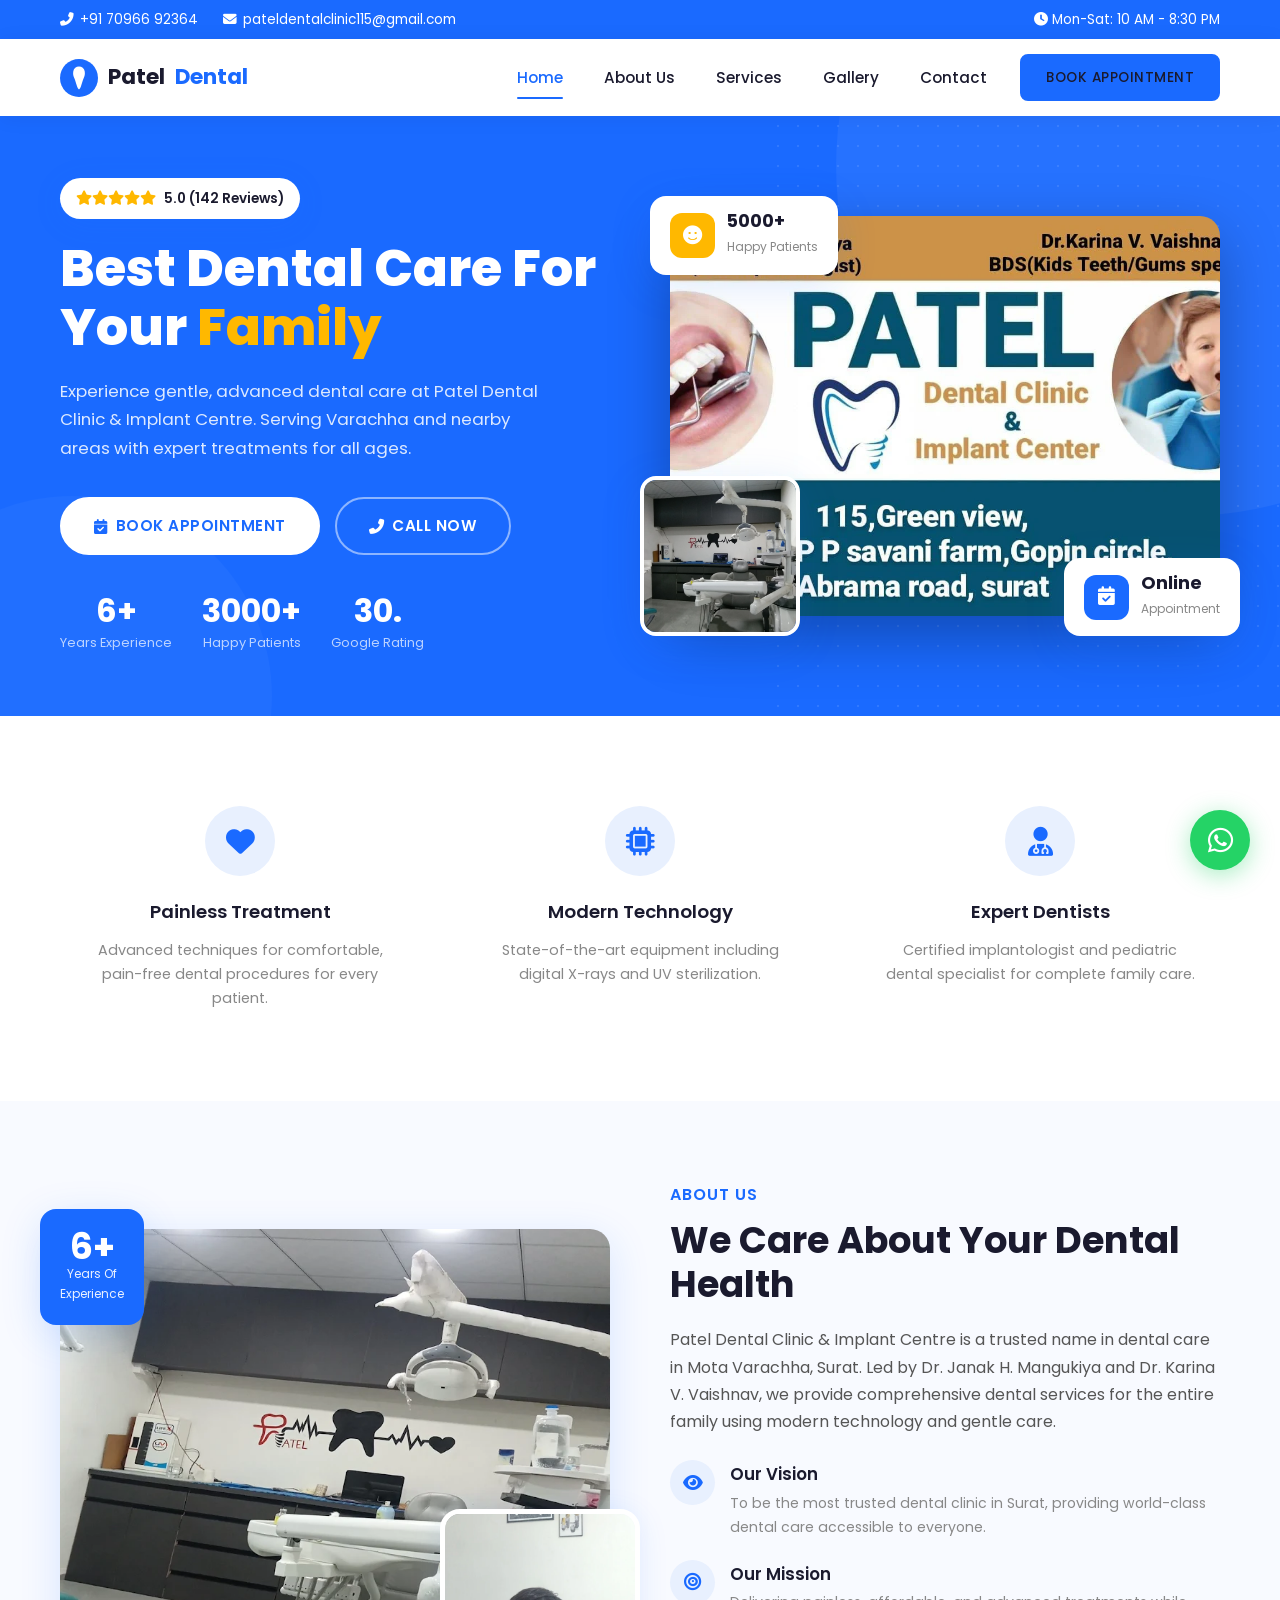
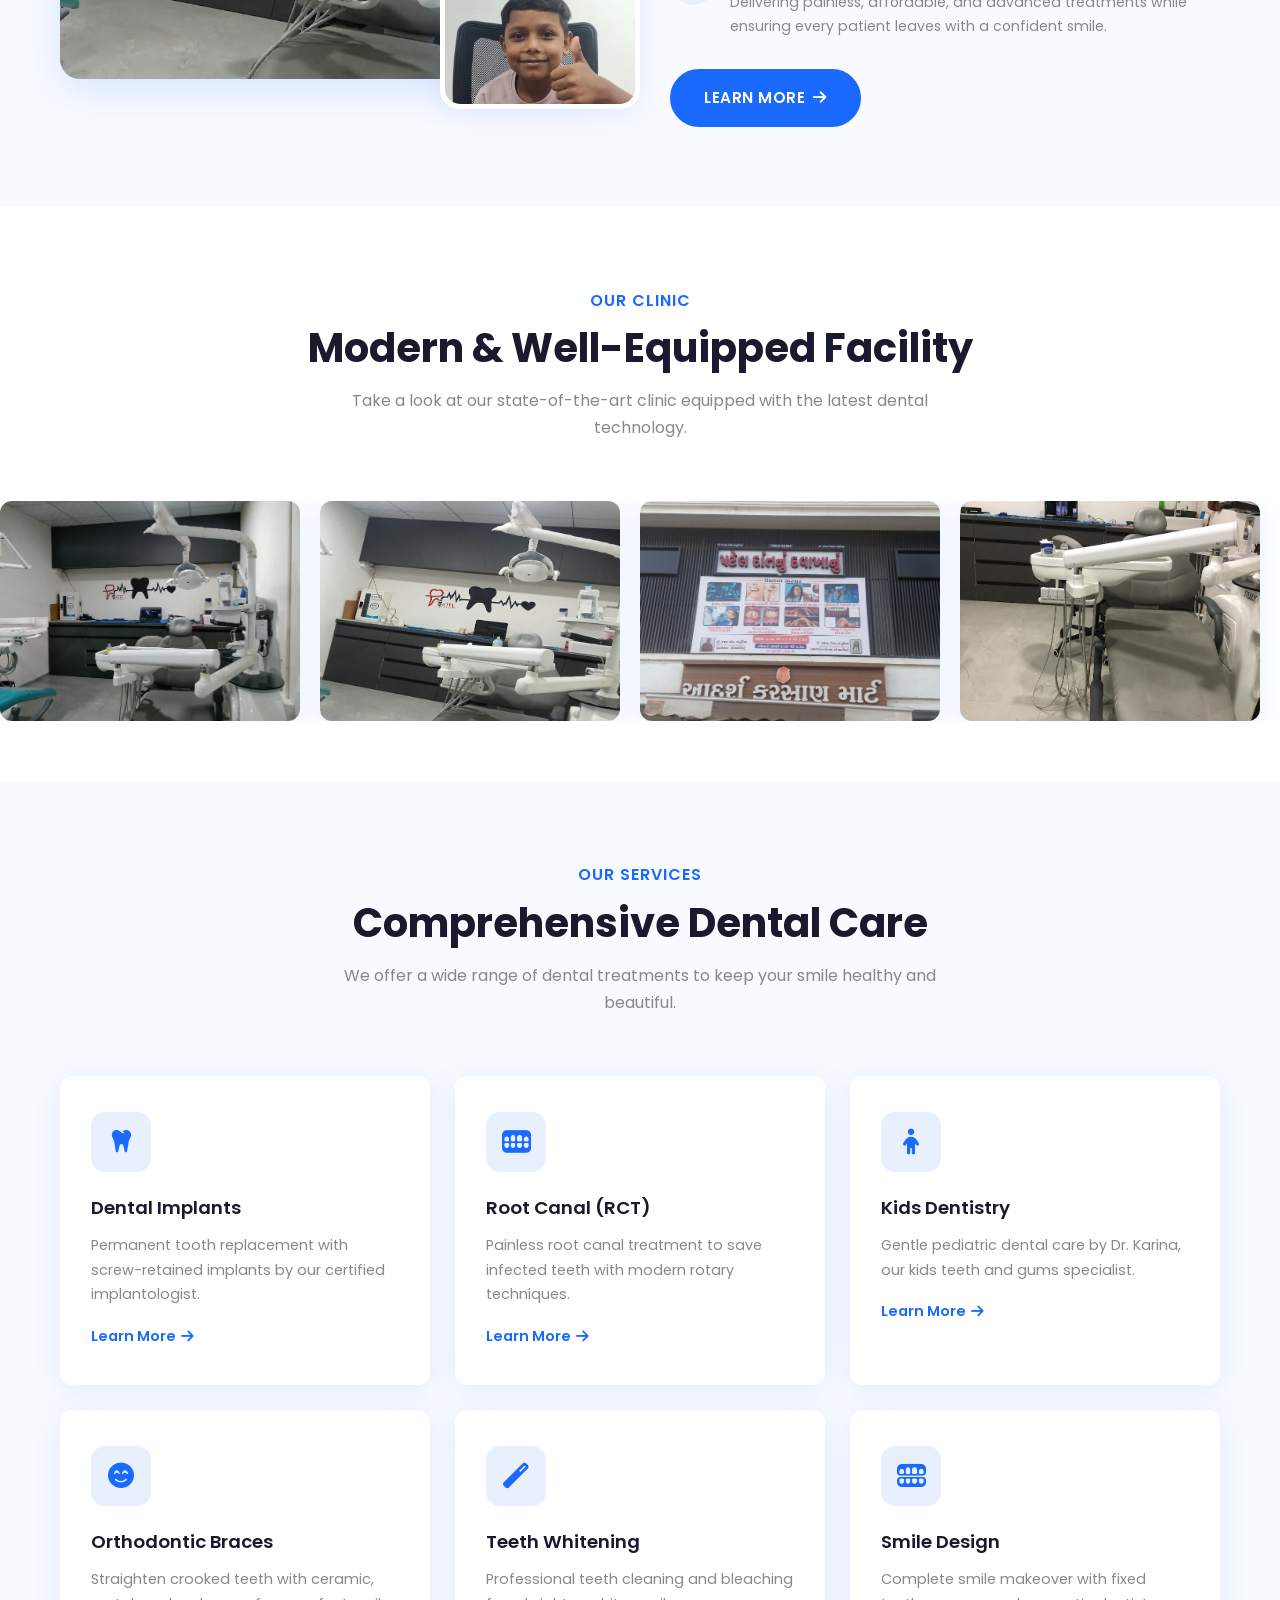
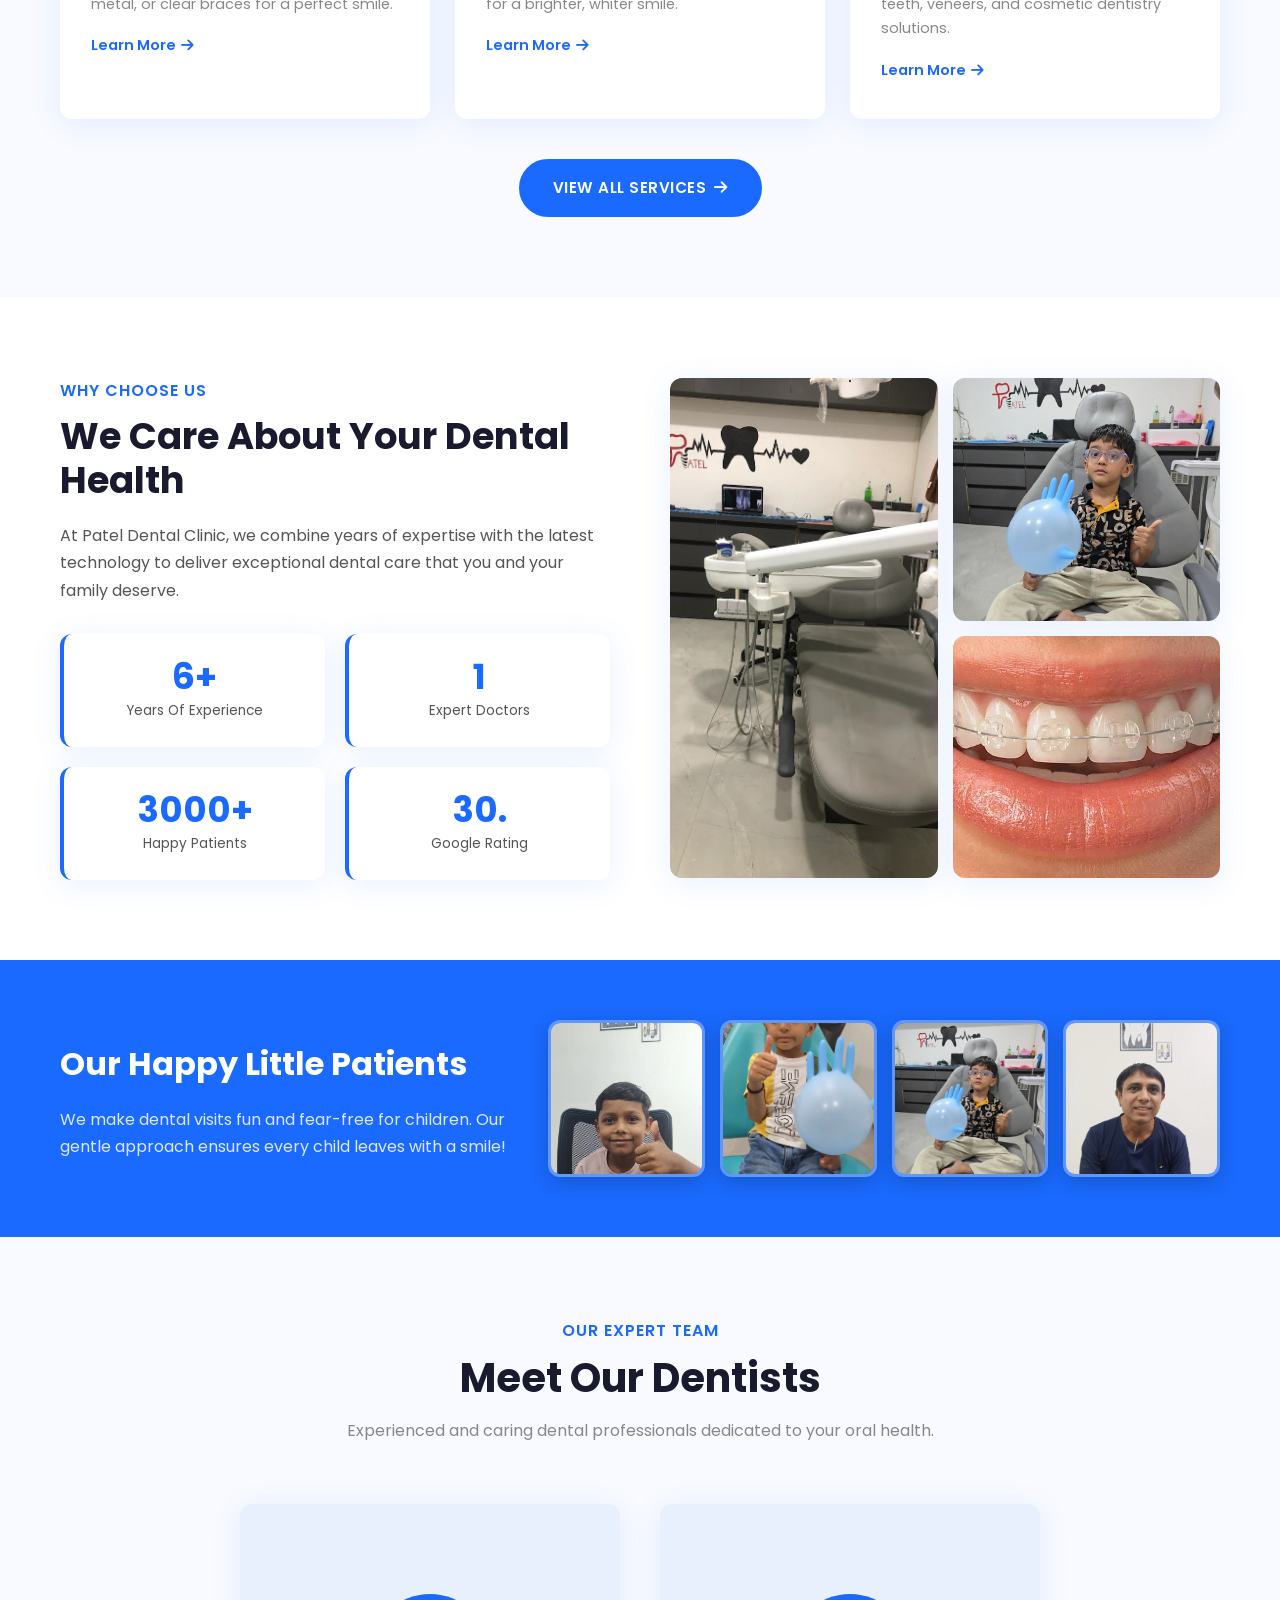
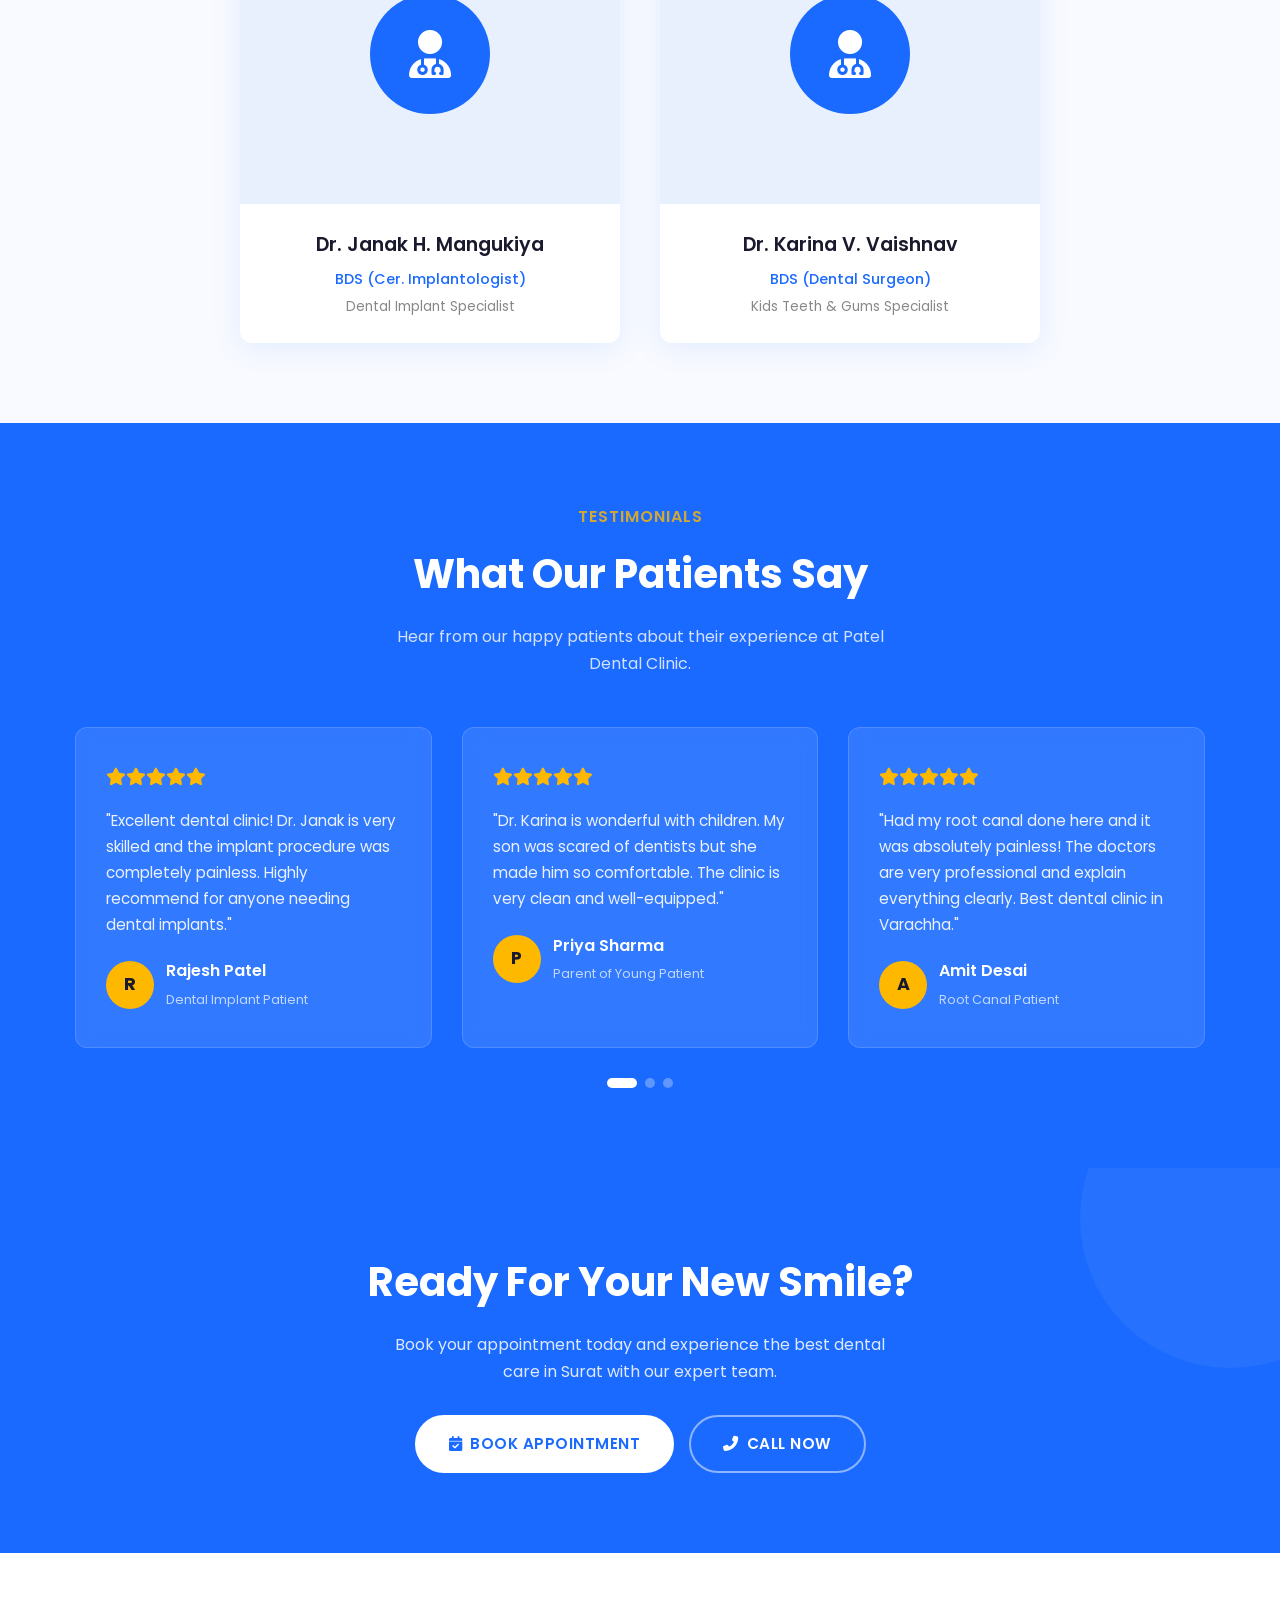
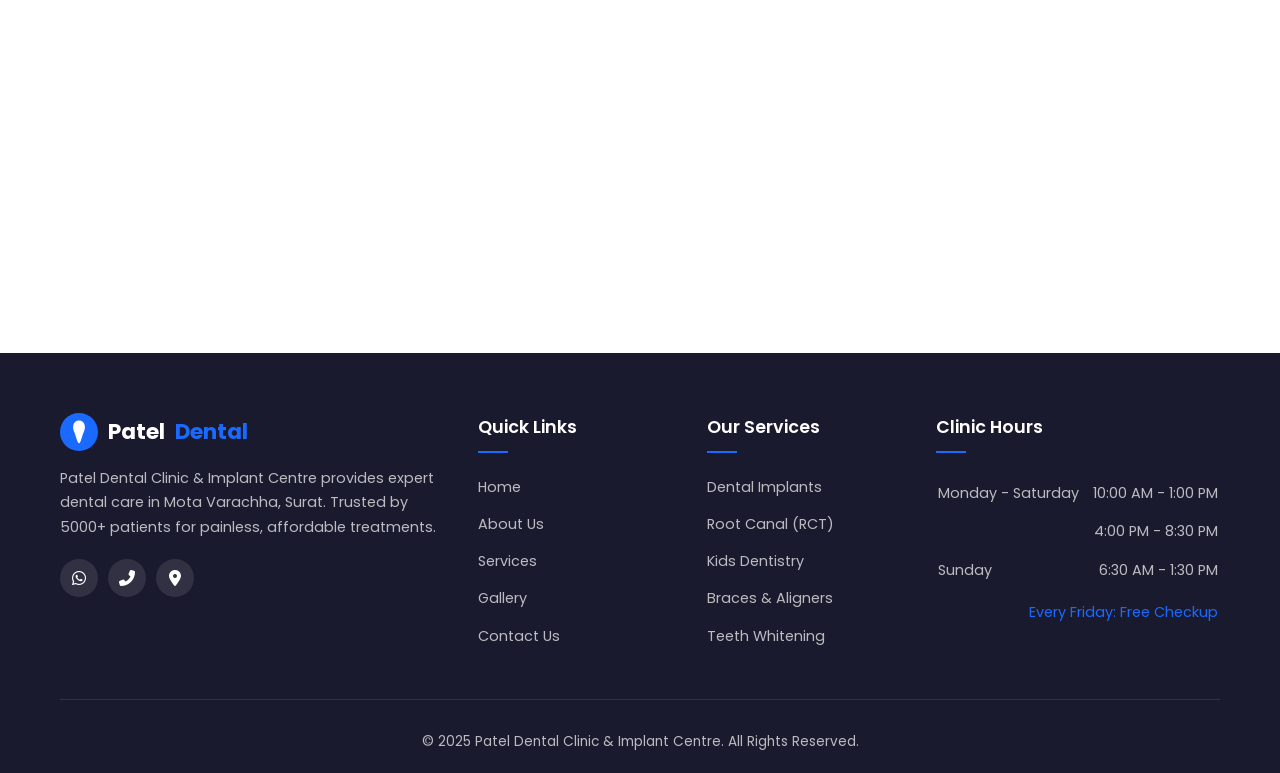
<file: index.html>
<!DOCTYPE html>
<html lang="en">
<head>
    <meta charset="UTF-8">
    <meta name="viewport" content="width=device-width, initial-scale=1.0, viewport-fit=cover">
    <meta name="theme-color" content="#1A6AFF">
    <meta name="apple-mobile-web-app-status-bar-style" content="black-translucent">
    <title>Patel Dental Clinic & Implant Centre | Best Dentist in Mota Varachha, Surat</title>
    <meta name="description" content="Patel Dental Clinic & Implant Centre - 5.0 rated dental care in Mota Varachha, Surat. Expert dentists Dr. Janak Mangukiya & Dr. Karina Vaishnav. Implants, RCT, Braces & more. Call +91 70966 92364.">
    <meta name="keywords" content="dentist surat, dental clinic varachha, dental implant surat, root canal surat, kids dentist surat, braces surat, patel dental clinic">
    <meta property="og:title" content="Patel Dental Clinic & Implant Centre | Best Dentist in Surat">
    <meta property="og:description" content="5.0 rated dental care in Mota Varachha, Surat. Dental Implants, RCT, Braces, Kids Dentistry & more.">
    <meta property="og:type" content="website">
    <link rel="preconnect" href="https://fonts.googleapis.com">
    <link rel="preconnect" href="https://fonts.gstatic.com" crossorigin>
    <link rel="stylesheet" href="css/style.css">
    <link rel="stylesheet" href="https://cdnjs.cloudflare.com/ajax/libs/font-awesome/6.5.0/css/all.min.css">
</head>
<body>

    <!-- Preloader -->
    <div class="preloader" id="preloader">
        <div class="preloader-inner">
            <div class="preloader-tooth">
                <i class="fas fa-tooth"></i>
            </div>
            <p>Patel Dental Clinic</p>
        </div>
    </div>

    <!-- Top Bar -->
    <div class="top-bar">
        <div class="container">
            <div class="top-bar-left">
                <a href="tel:+917096692364"><i class="fas fa-phone-alt"></i> +91 70966 92364</a>
                <a href="mailto:pateldentalclinic115@gmail.com"><i class="fas fa-envelope"></i> pateldentalclinic115@gmail.com</a>
            </div>
            <div class="top-bar-right">
                <span><i class="fas fa-clock"></i> Mon-Sat: 10 AM - 8:30 PM</span>
            </div>
        </div>
    </div>

    <!-- Navbar -->
    <nav class="navbar" id="navbar">
        <div class="container">
            <a href="index.html" class="logo">
                <svg viewBox="0 0 40 40" fill="none" xmlns="http://www.w3.org/2000/svg">
                    <circle cx="20" cy="20" r="20" fill="#1A6AFF"/>
                    <path d="M20 8C17 8 14.5 10 14 13C13.5 16 14 18 15 20C16 22 17 26 18 29C18.5 30.5 19.5 32 20 32C20.5 32 21.5 30.5 22 29C23 26 24 22 25 20C26 18 26.5 16 26 13C25.5 10 23 8 20 8Z" fill="white"/>
                </svg>
                Patel <span>Dental</span>
            </a>
            <div class="nav-links" id="navLinks">
                <a href="index.html" class="active">Home</a>
                <a href="about.html">About Us</a>
                <a href="services.html">Services</a>
                <a href="gallery.html">Gallery</a>
                <a href="contact.html">Contact</a>
                <a href="contact.html" class="btn btn-primary">Book Appointment</a>
            </div>
            <button class="menu-toggle" id="menuToggle" aria-label="Toggle menu">
                <span></span><span></span><span></span>
            </button>
        </div>
        <div class="nav-overlay" id="navOverlay"></div>
    </nav>

    <!-- Hero Section -->
    <section class="hero">
        <div class="hero-bg-pattern"></div>
        <div class="container">
            <div class="hero-content">
                <div class="rating-badge">
                    <span class="stars"><i class="fas fa-star"></i><i class="fas fa-star"></i><i class="fas fa-star"></i><i class="fas fa-star"></i><i class="fas fa-star"></i></span>
                    <span class="rating-text">5.0 (142 Reviews)</span>
                </div>
                <h1>Best Dental Care For Your <span>Family</span></h1>
                <p>Experience gentle, advanced dental care at Patel Dental Clinic & Implant Centre. Serving Varachha and nearby areas with expert treatments for all ages.</p>
                <div class="hero-buttons">
                    <a href="contact.html" class="btn btn-white"><i class="fas fa-calendar-check"></i> Book Appointment</a>
                    <a href="tel:+917096692364" class="btn btn-hero-outline"><i class="fas fa-phone-alt"></i> Call Now</a>
                </div>
                <div class="hero-stats">
                    <div class="hero-stat">
                        <div class="number">10+</div>
                        <div class="label">Years Experience</div>
                    </div>
                    <div class="hero-stat">
                        <div class="number">5000+</div>
                        <div class="label">Happy Patients</div>
                    </div>
                    <div class="hero-stat">
                        <div class="number">5.0</div>
                        <div class="label">Google Rating</div>
                    </div>
                </div>
            </div>
            <div class="hero-images">
                <div class="hero-badge hero-badge-top">
                    <div class="badge-icon yellow"><i class="fas fa-smile"></i></div>
                    <div class="badge-text"><h4>5000+</h4><span>Happy Patients</span></div>
                </div>
                <div class="hero-img-main">
                    <img src="images/clinic-banner.webp" alt="Patel Dental Clinic - Best Dental Care in Surat" width="560" height="400" loading="eager">
                </div>
                <div class="hero-img-secondary">
                    <img src="images/treatment-room-1.webp" alt="Modern Treatment Room at Patel Dental" width="200" height="200" loading="eager">
                </div>
                <div class="hero-badge hero-badge-bottom">
                    <div class="badge-icon"><i class="fas fa-calendar-check"></i></div>
                    <div class="badge-text"><h4>Online</h4><span>Appointment</span></div>
                </div>
            </div>
        </div>
    </section>

    <!-- Features Strip -->
    <section class="features-strip">
        <div class="container">
            <div class="features-grid">
                <div class="feature-item">
                    <div class="feature-icon"><i class="fas fa-heart"></i></div>
                    <h3>Painless Treatment</h3>
                    <p>Advanced techniques for comfortable, pain-free dental procedures for every patient.</p>
                </div>
                <div class="feature-item">
                    <div class="feature-icon"><i class="fas fa-microchip"></i></div>
                    <h3>Modern Technology</h3>
                    <p>State-of-the-art equipment including digital X-rays and UV sterilization.</p>
                </div>
                <div class="feature-item">
                    <div class="feature-icon"><i class="fas fa-user-md"></i></div>
                    <h3>Expert Dentists</h3>
                    <p>Certified implantologist and pediatric dental specialist for complete family care.</p>
                </div>
            </div>
        </div>
    </section>

    <!-- About Section -->
    <section class="section section-light" id="about">
        <div class="container">
            <div class="about-grid">
                <div class="about-images">
                    <div class="about-experience">
                        <div class="number">10+</div>
                        <div class="label">Years Of<br>Experience</div>
                    </div>
                    <div class="about-img-main">
                        <img src="images/treatment-room-2.webp" alt="Patel Dental Clinic Treatment Room" loading="lazy">
                    </div>
                    <div class="about-img-float">
                        <img src="images/happy-kid-2.webp" alt="Happy Patient at Patel Dental" loading="lazy">
                    </div>
                </div>
                <div class="about-content">
                    <p class="subtitle">About Us</p>
                    <h2>We Care About Your Dental Health</h2>
                    <p>Patel Dental Clinic & Implant Centre is a trusted name in dental care in Mota Varachha, Surat. Led by Dr. Janak H. Mangukiya and Dr. Karina V. Vaishnav, we provide comprehensive dental services for the entire family using modern technology and gentle care.</p>
                    <div class="about-point">
                        <div class="about-point-icon"><i class="fas fa-eye"></i></div>
                        <div>
                            <h4>Our Vision</h4>
                            <p>To be the most trusted dental clinic in Surat, providing world-class dental care accessible to everyone.</p>
                        </div>
                    </div>
                    <div class="about-point">
                        <div class="about-point-icon"><i class="fas fa-bullseye"></i></div>
                        <div>
                            <h4>Our Mission</h4>
                            <p>Delivering painless, affordable, and advanced treatments while ensuring every patient leaves with a confident smile.</p>
                        </div>
                    </div>
                    <a href="about.html" class="btn btn-primary" style="margin-top:10px;">Learn More <i class="fas fa-arrow-right"></i></a>
                </div>
            </div>
        </div>
    </section>

    <!-- Clinic Showcase -->
    <section class="section clinic-showcase">
        <div class="container">
            <div class="section-header">
                <p class="subtitle">Our Clinic</p>
                <h2>Modern & Well-Equipped Facility</h2>
                <p>Take a look at our state-of-the-art clinic equipped with the latest dental technology.</p>
            </div>
        </div>
        <div class="showcase-scroll">
            <div class="showcase-track">
                <div class="showcase-item"><img src="images/treatment-room-1.webp" alt="Treatment Room" loading="lazy"></div>
                <div class="showcase-item"><img src="images/treatment-room-2.webp" alt="Dental Chair" loading="lazy"></div>
                <div class="showcase-item"><img src="images/clinic-exterior.webp" alt="Clinic Exterior" loading="lazy"></div>
                <div class="showcase-item"><img src="images/treatment-room-3.webp" alt="Equipment Setup" loading="lazy"></div>
                <div class="showcase-item"><img src="images/treatment-room-4.webp" alt="Treatment Area" loading="lazy"></div>
                <div class="showcase-item"><img src="images/toothbrushes.webp" alt="Eco-Friendly Products" loading="lazy"></div>
                <div class="showcase-item"><img src="images/treatment-room-1.webp" alt="Treatment Room" loading="lazy"></div>
                <div class="showcase-item"><img src="images/treatment-room-2.webp" alt="Dental Chair" loading="lazy"></div>
            </div>
        </div>
    </section>

    <!-- Services Preview -->
    <section class="section section-light" id="services">
        <div class="container">
            <div class="section-header">
                <p class="subtitle">Our Services</p>
                <h2>Comprehensive Dental Care</h2>
                <p>We offer a wide range of dental treatments to keep your smile healthy and beautiful.</p>
            </div>
            <div class="services-grid">
                <div class="service-card">
                    <div class="service-icon"><i class="fas fa-tooth"></i></div>
                    <h3>Dental Implants</h3>
                    <p>Permanent tooth replacement with screw-retained implants by our certified implantologist.</p>
                    <a href="services.html" class="service-link">Learn More <i class="fas fa-arrow-right"></i></a>
                </div>
                <div class="service-card">
                    <div class="service-icon"><i class="fas fa-teeth"></i></div>
                    <h3>Root Canal (RCT)</h3>
                    <p>Painless root canal treatment to save infected teeth with modern rotary techniques.</p>
                    <a href="services.html" class="service-link">Learn More <i class="fas fa-arrow-right"></i></a>
                </div>
                <div class="service-card">
                    <div class="service-icon"><i class="fas fa-child"></i></div>
                    <h3>Kids Dentistry</h3>
                    <p>Gentle pediatric dental care by Dr. Karina, our kids teeth and gums specialist.</p>
                    <a href="services.html" class="service-link">Learn More <i class="fas fa-arrow-right"></i></a>
                </div>
                <div class="service-card">
                    <div class="service-icon"><i class="fas fa-smile-beam"></i></div>
                    <h3>Orthodontic Braces</h3>
                    <p>Straighten crooked teeth with ceramic, metal, or clear braces for a perfect smile.</p>
                    <a href="services.html" class="service-link">Learn More <i class="fas fa-arrow-right"></i></a>
                </div>
                <div class="service-card">
                    <div class="service-icon"><i class="fas fa-magic"></i></div>
                    <h3>Teeth Whitening</h3>
                    <p>Professional teeth cleaning and bleaching for a brighter, whiter smile.</p>
                    <a href="services.html" class="service-link">Learn More <i class="fas fa-arrow-right"></i></a>
                </div>
                <div class="service-card">
                    <div class="service-icon"><i class="fas fa-teeth-open"></i></div>
                    <h3>Smile Design</h3>
                    <p>Complete smile makeover with fixed teeth, veneers, and cosmetic dentistry solutions.</p>
                    <a href="services.html" class="service-link">Learn More <i class="fas fa-arrow-right"></i></a>
                </div>
            </div>
            <div style="text-align:center;margin-top:40px;">
                <a href="services.html" class="btn btn-primary">View All Services <i class="fas fa-arrow-right"></i></a>
            </div>
        </div>
    </section>

    <!-- Why Choose Us with Image Grid -->
    <section class="section">
        <div class="container">
            <div class="why-choose-grid">
                <div class="why-choose-content">
                    <p class="subtitle">Why Choose Us</p>
                    <h2>We Care About Your Dental Health</h2>
                    <p>At Patel Dental Clinic, we combine years of expertise with the latest technology to deliver exceptional dental care that you and your family deserve.</p>
                    <div class="stats-grid">
                        <div class="stat-box">
                            <div class="number">10+</div>
                            <div class="label">Years Of Experience</div>
                        </div>
                        <div class="stat-box">
                            <div class="number">2</div>
                            <div class="label">Expert Doctors</div>
                        </div>
                        <div class="stat-box">
                            <div class="number">5000+</div>
                            <div class="label">Happy Patients</div>
                        </div>
                        <div class="stat-box">
                            <div class="number">5.0</div>
                            <div class="label">Google Rating</div>
                        </div>
                    </div>
                </div>
                <div class="why-choose-images">
                    <div class="wc-img wc-img-1"><img src="images/treatment-room-3.webp" alt="Modern Dental Equipment" loading="lazy"></div>
                    <div class="wc-img wc-img-2"><img src="images/happy-kid-1.webp" alt="Happy Young Patient" loading="lazy"></div>
                    <div class="wc-img wc-img-3"><img src="images/braces.webp" alt="Orthodontic Treatment" loading="lazy"></div>
                </div>
            </div>
        </div>
    </section>

    <!-- Happy Patients Banner -->
    <section class="patients-banner">
        <div class="container">
            <div class="patients-banner-grid">
                <div class="patients-banner-content">
                    <h2>Our Happy Little Patients</h2>
                    <p>We make dental visits fun and fear-free for children. Our gentle approach ensures every child leaves with a smile!</p>
                </div>
                <div class="patients-photos">
                    <div class="patient-photo"><img src="images/happy-kid-2.webp" alt="Happy child patient" loading="lazy"></div>
                    <div class="patient-photo"><img src="images/happy-kid-3.webp" alt="Smiling young patient" loading="lazy"></div>
                    <div class="patient-photo"><img src="images/happy-kid-1.webp" alt="Kid at dental clinic" loading="lazy"></div>
                    <div class="patient-photo"><img src="images/happy-patient.webp" alt="Satisfied patient" loading="lazy"></div>
                </div>
            </div>
        </div>
    </section>

    <!-- Team Section -->
    <section class="section section-light">
        <div class="container">
            <div class="section-header">
                <p class="subtitle">Our Expert Team</p>
                <h2>Meet Our Dentists</h2>
                <p>Experienced and caring dental professionals dedicated to your oral health.</p>
            </div>
            <div class="team-grid">
                <div class="team-card">
                    <div class="team-img">
                        <div class="team-placeholder"><i class="fas fa-user-md"></i></div>
                    </div>
                    <div class="team-info">
                        <h3>Dr. Janak H. Mangukiya</h3>
                        <p class="role">BDS (Cer. Implantologist)</p>
                        <p class="qualification">Dental Implant Specialist</p>
                    </div>
                </div>
                <div class="team-card">
                    <div class="team-img">
                        <div class="team-placeholder"><i class="fas fa-user-md"></i></div>
                    </div>
                    <div class="team-info">
                        <h3>Dr. Karina V. Vaishnav</h3>
                        <p class="role">BDS (Dental Surgeon)</p>
                        <p class="qualification">Kids Teeth & Gums Specialist</p>
                    </div>
                </div>
            </div>
        </div>
    </section>

    <!-- Testimonials -->
    <section class="testimonials-section">
        <div class="container">
            <div class="testimonials-header">
                <p class="subtitle">Testimonials</p>
                <h2>What Our Patients Say</h2>
                <p>Hear from our happy patients about their experience at Patel Dental Clinic.</p>
            </div>
            <div class="testimonials-slider">
                <div class="testimonials-track">
                    <div class="testimonial-card"><div class="testimonial-inner">
                        <div class="testimonial-stars"><i class="fas fa-star"></i><i class="fas fa-star"></i><i class="fas fa-star"></i><i class="fas fa-star"></i><i class="fas fa-star"></i></div>
                        <p>"Excellent dental clinic! Dr. Janak is very skilled and the implant procedure was completely painless. Highly recommend for anyone needing dental implants."</p>
                        <div class="testimonial-author"><div class="testimonial-avatar-placeholder">R</div><div><h4>Rajesh Patel</h4><span>Dental Implant Patient</span></div></div>
                    </div></div>
                    <div class="testimonial-card"><div class="testimonial-inner">
                        <div class="testimonial-stars"><i class="fas fa-star"></i><i class="fas fa-star"></i><i class="fas fa-star"></i><i class="fas fa-star"></i><i class="fas fa-star"></i></div>
                        <p>"Dr. Karina is wonderful with children. My son was scared of dentists but she made him so comfortable. The clinic is very clean and well-equipped."</p>
                        <div class="testimonial-author"><div class="testimonial-avatar-placeholder">P</div><div><h4>Priya Sharma</h4><span>Parent of Young Patient</span></div></div>
                    </div></div>
                    <div class="testimonial-card"><div class="testimonial-inner">
                        <div class="testimonial-stars"><i class="fas fa-star"></i><i class="fas fa-star"></i><i class="fas fa-star"></i><i class="fas fa-star"></i><i class="fas fa-star"></i></div>
                        <p>"Had my root canal done here and it was absolutely painless! The doctors are very professional and explain everything clearly. Best dental clinic in Varachha."</p>
                        <div class="testimonial-author"><div class="testimonial-avatar-placeholder">A</div><div><h4>Amit Desai</h4><span>Root Canal Patient</span></div></div>
                    </div></div>
                    <div class="testimonial-card"><div class="testimonial-inner">
                        <div class="testimonial-stars"><i class="fas fa-star"></i><i class="fas fa-star"></i><i class="fas fa-star"></i><i class="fas fa-star"></i><i class="fas fa-star"></i></div>
                        <p>"Got my braces done from Patel Dental Clinic. Very happy with the results! The entire treatment was smooth and affordable. Thank you Dr. Janak!"</p>
                        <div class="testimonial-author"><div class="testimonial-avatar-placeholder">N</div><div><h4>Neha Mehta</h4><span>Orthodontic Patient</span></div></div>
                    </div></div>
                    <div class="testimonial-card"><div class="testimonial-inner">
                        <div class="testimonial-stars"><i class="fas fa-star"></i><i class="fas fa-star"></i><i class="fas fa-star"></i><i class="fas fa-star"></i><i class="fas fa-star"></i></div>
                        <p>"Very clean clinic with latest equipment. Staff is friendly and punctual. Got teeth whitening done and the results are amazing. Definitely 5 stars!"</p>
                        <div class="testimonial-author"><div class="testimonial-avatar-placeholder">S</div><div><h4>Suresh Vaghela</h4><span>Teeth Whitening Patient</span></div></div>
                    </div></div>
                </div>
                <div class="testimonial-dots">
                    <button class="testimonial-dot active" aria-label="Slide 1"></button>
                    <button class="testimonial-dot" aria-label="Slide 2"></button>
                    <button class="testimonial-dot" aria-label="Slide 3"></button>
                </div>
            </div>
        </div>
    </section>

    <!-- CTA Section -->
    <section class="cta-section">
        <div class="container">
            <h2>Ready For Your New Smile?</h2>
            <p>Book your appointment today and experience the best dental care in Surat with our expert team.</p>
            <div class="cta-buttons">
                <a href="contact.html" class="btn btn-white"><i class="fas fa-calendar-check"></i> Book Appointment</a>
                <a href="tel:+917096692364" class="btn btn-hero-outline"><i class="fas fa-phone-alt"></i> Call Now</a>
            </div>
        </div>
    </section>

    <!-- Map -->
    <div class="map-section">
        <iframe src="https://www.google.com/maps?q=Patel+Dental+Clinic+And+Implant+Centre,+Mota+Varachha,+Surat,+Gujarat+394105&output=embed" allowfullscreen="" loading="lazy" referrerpolicy="no-referrer-when-downgrade" title="Patel Dental Clinic Location"></iframe>
    </div>

    <!-- Footer -->
    <footer class="footer">
        <div class="container">
            <div class="footer-grid">
                <div class="footer-about">
                    <a href="index.html" class="logo">
                        <svg viewBox="0 0 40 40" fill="none" xmlns="http://www.w3.org/2000/svg"><circle cx="20" cy="20" r="20" fill="#1A6AFF"/><path d="M20 8C17 8 14.5 10 14 13C13.5 16 14 18 15 20C16 22 17 26 18 29C18.5 30.5 19.5 32 20 32C20.5 32 21.5 30.5 22 29C23 26 24 22 25 20C26 18 26.5 16 26 13C25.5 10 23 8 20 8Z" fill="white"/></svg>
                        Patel <span>Dental</span>
                    </a>
                    <p>Patel Dental Clinic & Implant Centre provides expert dental care in Mota Varachha, Surat. Trusted by 5000+ patients for painless, affordable treatments.</p>
                    <div class="footer-social">
                        <a href="https://wa.me/917096692364" target="_blank" rel="noopener" aria-label="WhatsApp"><i class="fab fa-whatsapp"></i></a>
                        <a href="tel:+917096692364" aria-label="Phone"><i class="fas fa-phone-alt"></i></a>
                        <a href="https://maps.google.com/?q=Patel+Dental+Clinic+And+Implant+Centre+Surat" target="_blank" rel="noopener" aria-label="Google Maps"><i class="fas fa-map-marker-alt"></i></a>
                    </div>
                </div>
                <div>
                    <h4>Quick Links</h4>
                    <ul class="footer-links">
                        <li><a href="index.html">Home</a></li>
                        <li><a href="about.html">About Us</a></li>
                        <li><a href="services.html">Services</a></li>
                        <li><a href="gallery.html">Gallery</a></li>
                        <li><a href="contact.html">Contact Us</a></li>
                    </ul>
                </div>
                <div>
                    <h4>Our Services</h4>
                    <ul class="footer-links">
                        <li><a href="services.html">Dental Implants</a></li>
                        <li><a href="services.html">Root Canal (RCT)</a></li>
                        <li><a href="services.html">Kids Dentistry</a></li>
                        <li><a href="services.html">Braces & Aligners</a></li>
                        <li><a href="services.html">Teeth Whitening</a></li>
                    </ul>
                </div>
                <div>
                    <h4>Clinic Hours</h4>
                    <div class="footer-hours">
                        <table>
                            <tr><td>Monday - Saturday</td><td>10:00 AM - 1:00 PM</td></tr>
                            <tr><td></td><td>4:00 PM - 8:30 PM</td></tr>
                            <tr><td>Sunday</td><td>6:30 AM - 1:30 PM</td></tr>
                            <tr><td colspan="2" style="padding-top:10px;color:var(--primary);">Every Friday: Free Checkup</td></tr>
                        </table>
                    </div>
                </div>
            </div>
            <div class="footer-bottom">
                <p>&copy; 2025 Patel Dental Clinic & Implant Centre. All Rights Reserved.</p>
            </div>
        </div>
    </footer>

    <!-- Mobile Sticky CTA Bar -->
    <div class="mobile-cta-bar" id="mobileCta">
        <a href="tel:+917096692364" class="mobile-cta-item">
            <i class="fas fa-phone-alt"></i><span>Call</span>
        </a>
        <a href="https://wa.me/917096692364?text=Hello!%20I'd%20like%20to%20book%20an%20appointment." target="_blank" rel="noopener" class="mobile-cta-item whatsapp">
            <i class="fab fa-whatsapp"></i><span>WhatsApp</span>
        </a>
        <a href="contact.html" class="mobile-cta-item book">
            <i class="fas fa-calendar-check"></i><span>Book Now</span>
        </a>
        <a href="https://maps.google.com/?q=Patel+Dental+Clinic+And+Implant+Centre+Surat" target="_blank" rel="noopener" class="mobile-cta-item">
            <i class="fas fa-map-marker-alt"></i><span>Directions</span>
        </a>
    </div>

    <!-- WhatsApp Float Button (desktop) -->
    <a href="https://wa.me/917096692364?text=Hello!%20I'd%20like%20to%20book%20an%20appointment%20at%20Patel%20Dental%20Clinic." class="whatsapp-btn" target="_blank" rel="noopener" aria-label="Chat on WhatsApp">
        <i class="fab fa-whatsapp"></i>
    </a>

    <!-- Back to Top -->
    <button class="back-to-top" aria-label="Back to top">
        <i class="fas fa-chevron-up"></i>
    </button>

    <script src="js/main.js"></script>
</body>
</html>
</file>
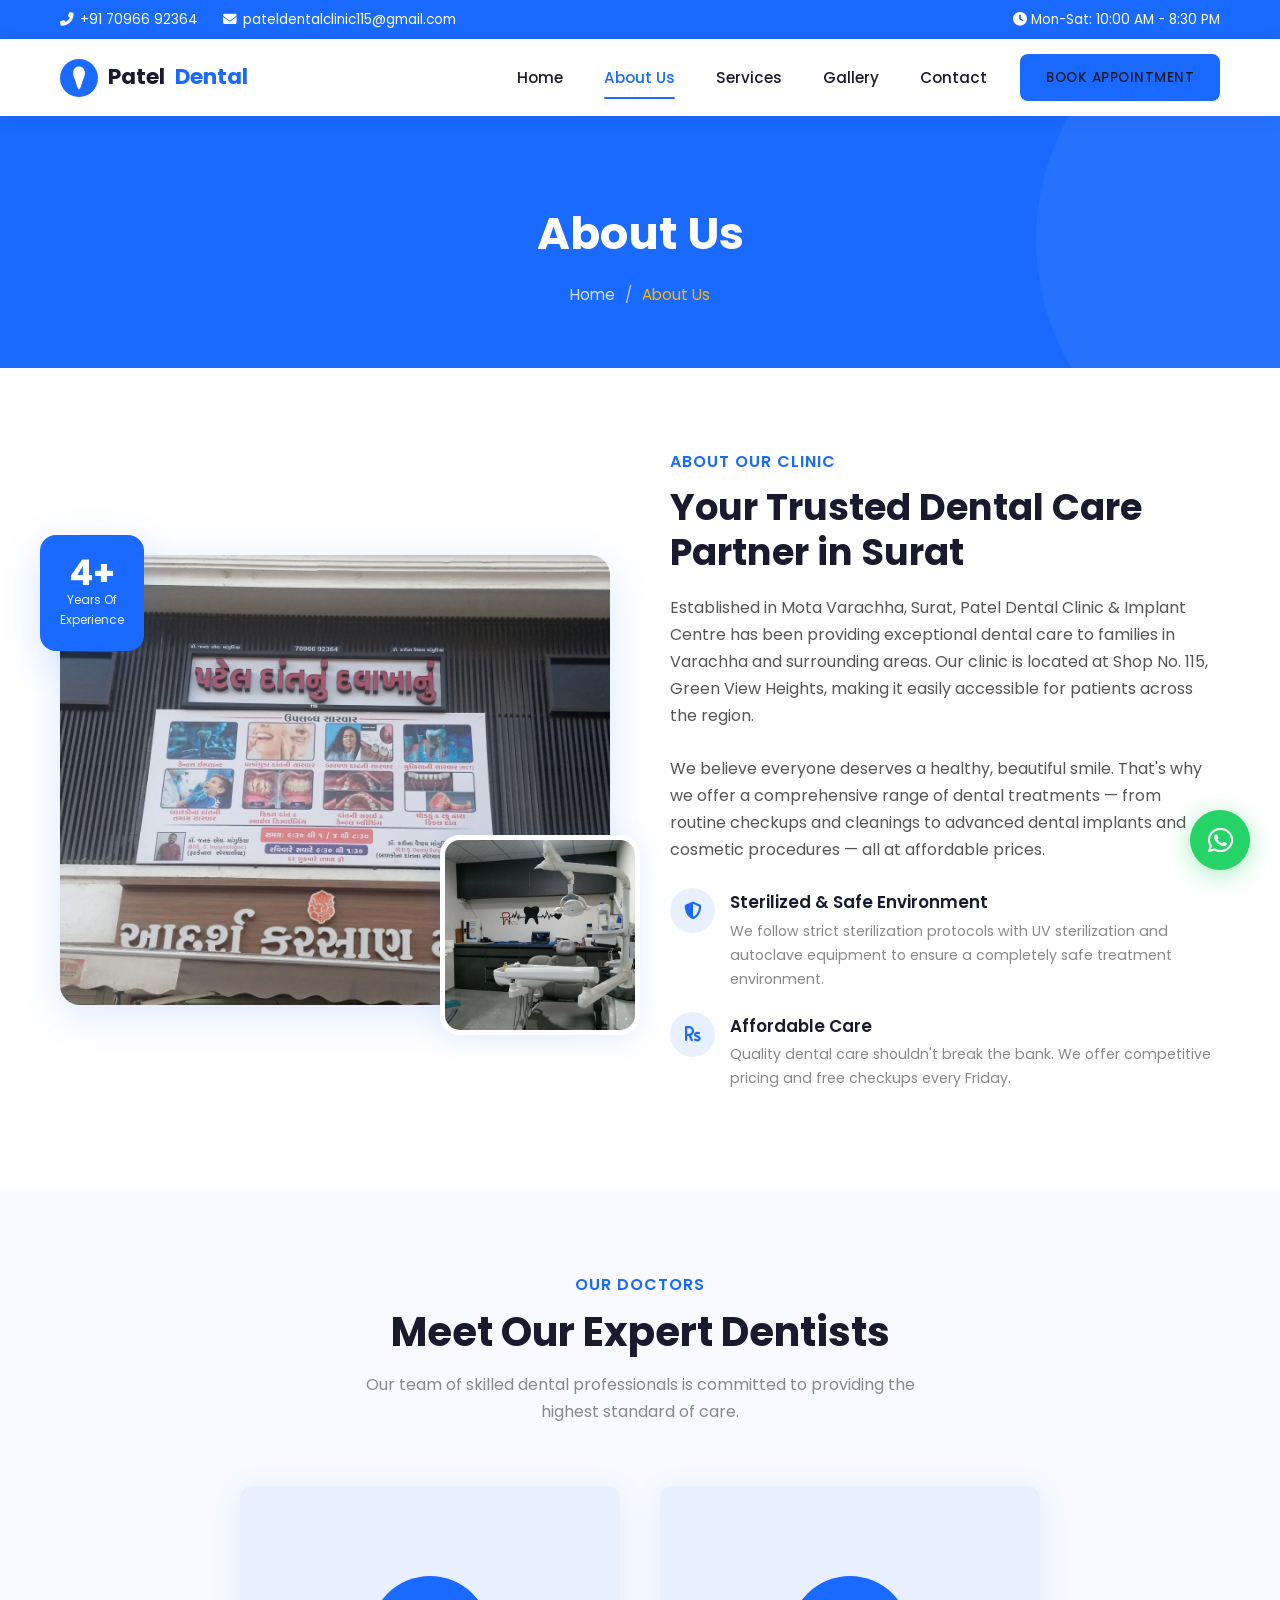
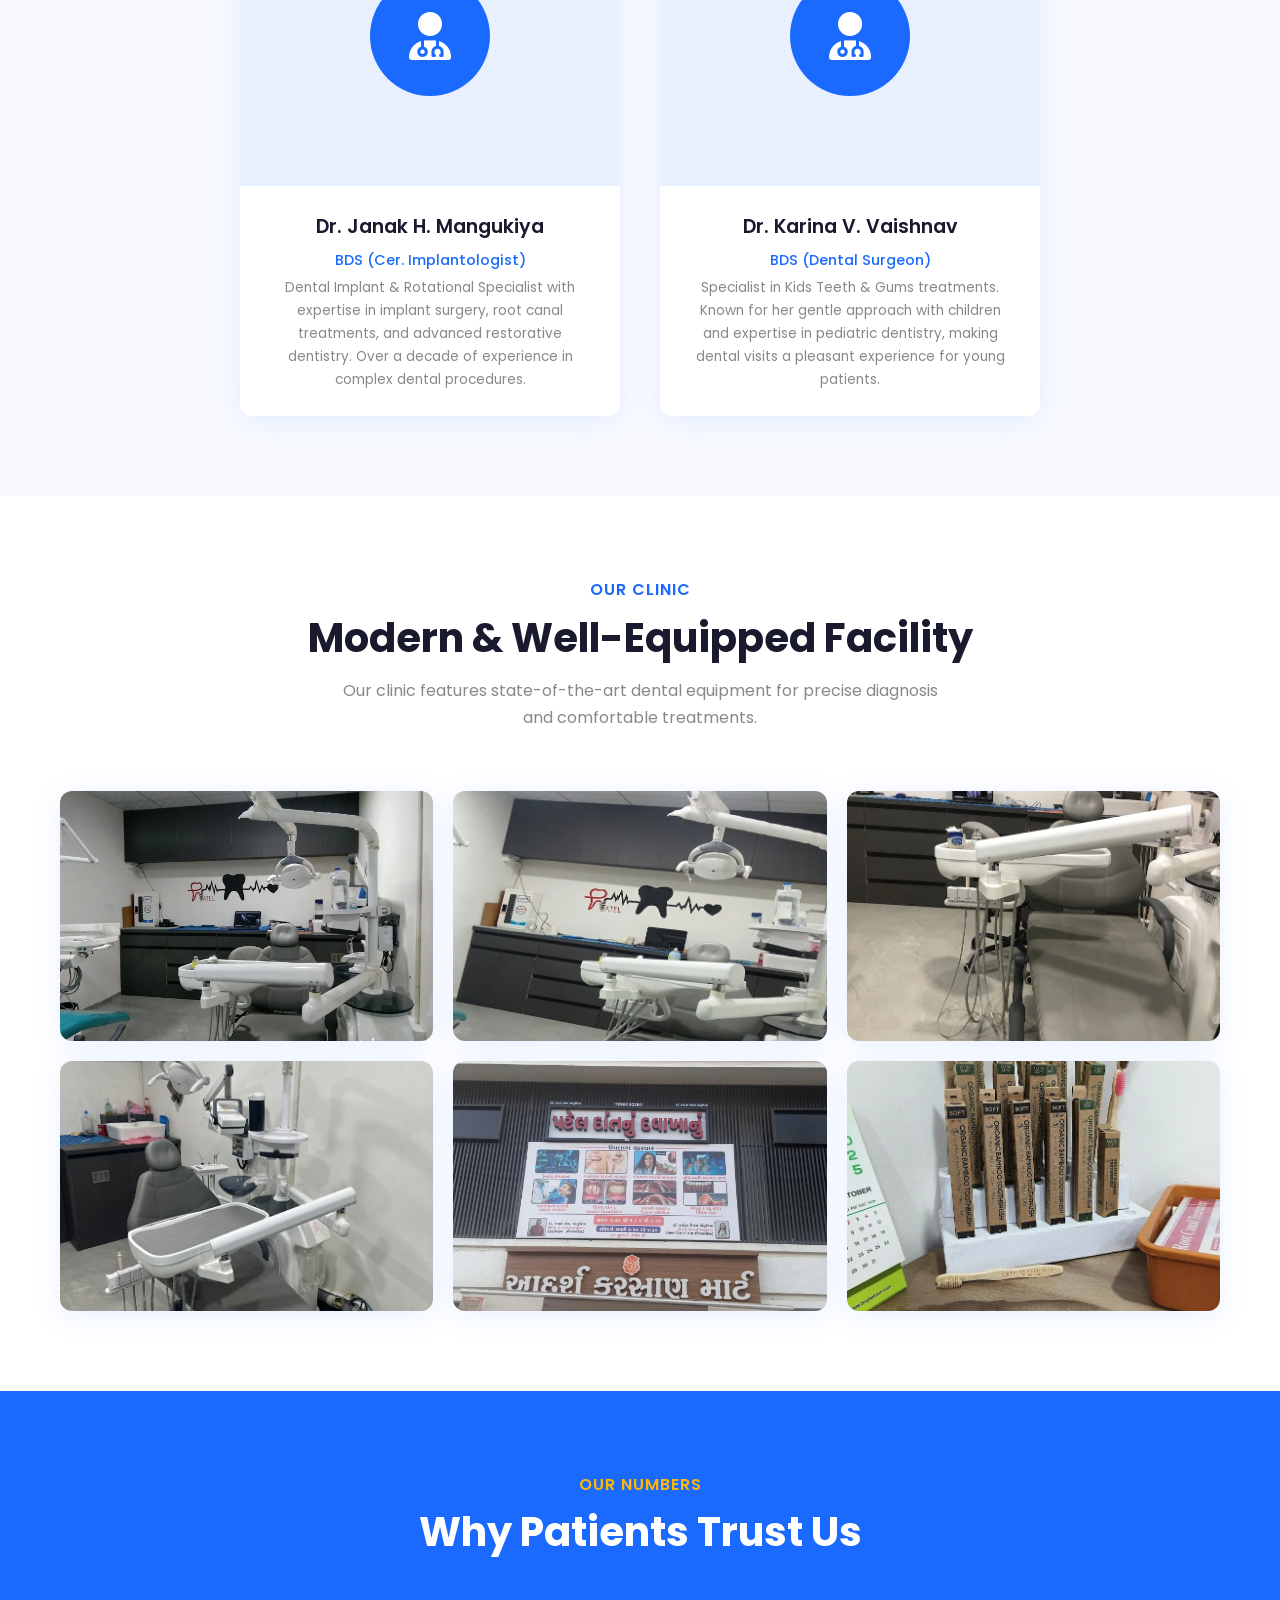
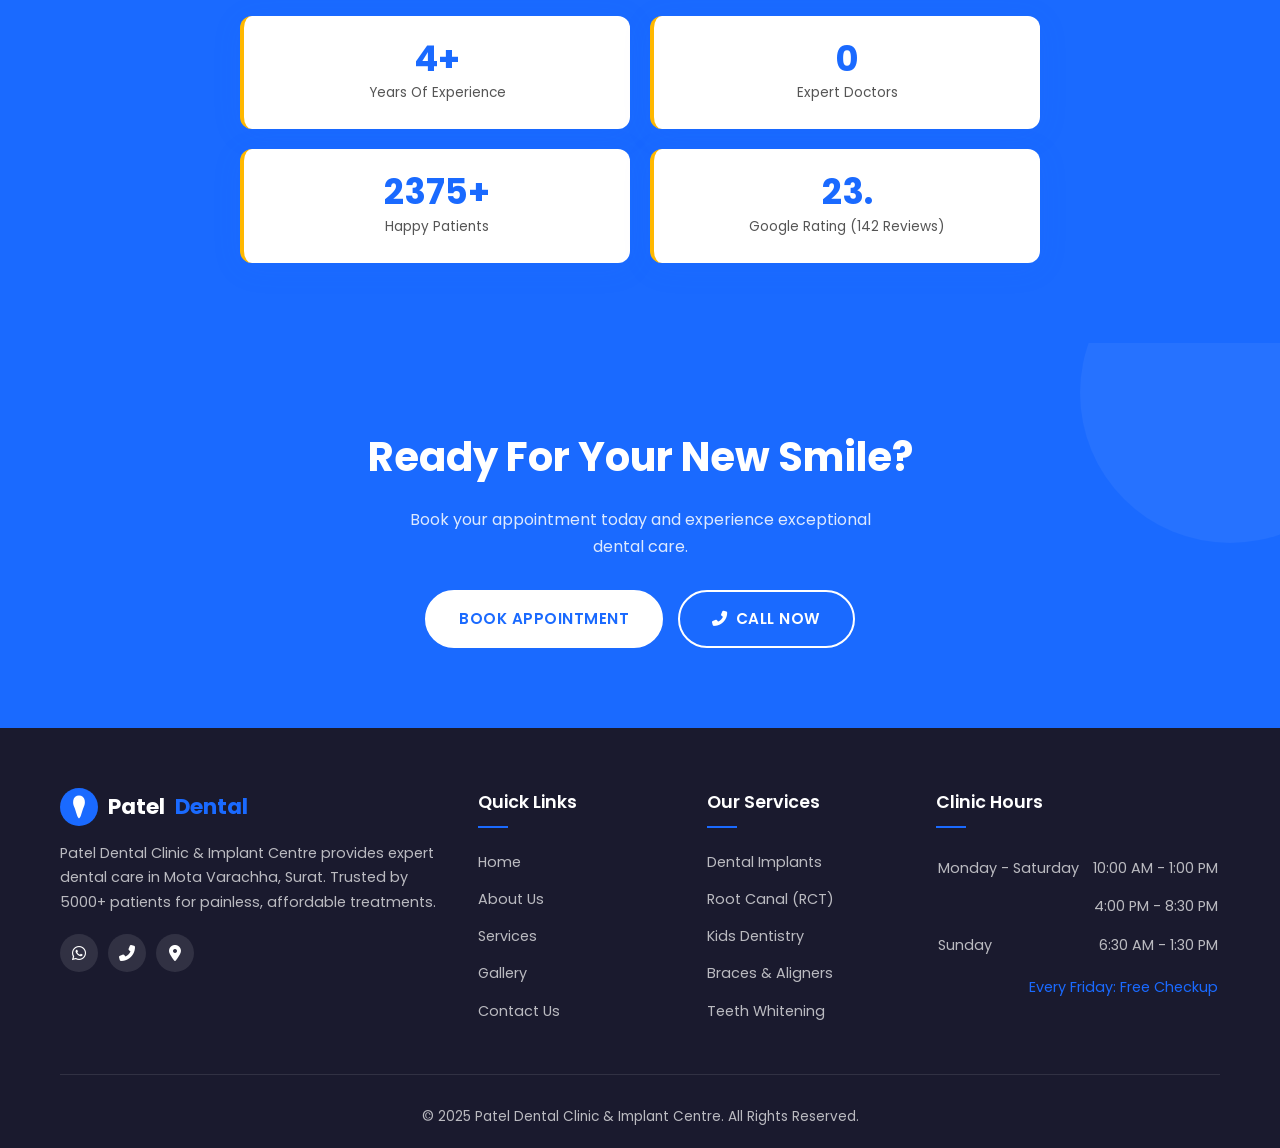
<file: about.html>
<!DOCTYPE html>
<html lang="en">
<head>
    <meta charset="UTF-8">
    <meta name="viewport" content="width=device-width, initial-scale=1.0">
    <title>About Us - Patel Dental Clinic & Implant Centre | Surat</title>
    <meta name="description" content="Learn about Patel Dental Clinic & Implant Centre, our expert dentists Dr. Janak Mangukiya and Dr. Karina Vaishnav, and our commitment to dental excellence in Surat.">
    <link rel="stylesheet" href="css/style.css">
    <link rel="stylesheet" href="https://cdnjs.cloudflare.com/ajax/libs/font-awesome/6.5.0/css/all.min.css">
</head>
<body>

    <!-- Top Bar -->
    <div class="top-bar">
        <div class="container">
            <div class="top-bar-left">
                <a href="tel:+917096692364"><i class="fas fa-phone-alt"></i> +91 70966 92364</a>
                <a href="mailto:pateldentalclinic115@gmail.com"><i class="fas fa-envelope"></i> pateldentalclinic115@gmail.com</a>
            </div>
            <div class="top-bar-right">
                <span><i class="fas fa-clock"></i> Mon-Sat: 10:00 AM - 8:30 PM</span>
            </div>
        </div>
    </div>

    <!-- Navbar -->
    <nav class="navbar">
        <div class="container">
            <a href="index.html" class="logo">
                <svg viewBox="0 0 40 40" fill="none" xmlns="http://www.w3.org/2000/svg">
                    <circle cx="20" cy="20" r="20" fill="#1A6AFF"/>
                    <path d="M20 8C17 8 14.5 10 14 13C13.5 16 14 18 15 20C16 22 17 26 18 29C18.5 30.5 19.5 32 20 32C20.5 32 21.5 30.5 22 29C23 26 24 22 25 20C26 18 26.5 16 26 13C25.5 10 23 8 20 8Z" fill="white"/>
                </svg>
                Patel <span>Dental</span>
            </a>
            <div class="nav-links">
                <a href="index.html">Home</a>
                <a href="about.html" class="active">About Us</a>
                <a href="services.html">Services</a>
                <a href="gallery.html">Gallery</a>
                <a href="contact.html">Contact</a>
                <a href="contact.html" class="btn btn-primary">Book Appointment</a>
            </div>
            <button class="menu-toggle" aria-label="Toggle menu">
                <span></span><span></span><span></span>
            </button>
        </div>
        <div class="nav-overlay"></div>
    </nav>

    <!-- Page Banner -->
    <section class="page-banner">
        <div class="container">
            <h1>About Us</h1>
            <div class="breadcrumb">
                <a href="index.html">Home</a> / <span>About Us</span>
            </div>
        </div>
    </section>

    <!-- About Full Section -->
    <section class="section">
        <div class="container">
            <div class="about-grid">
                <div class="about-images">
                    <div class="about-experience">
                        <div class="number">10+</div>
                        <div class="label">Years Of<br>Experience</div>
                    </div>
                    <div class="about-img-main">
                        <img src="images/clinic-exterior.webp" alt="Patel Dental Clinic Exterior - Mota Varachha, Surat">
                    </div>
                    <div class="about-img-float">
                        <img src="images/treatment-room-1.webp" alt="Modern Treatment Room">
                    </div>
                </div>
                <div class="about-content">
                    <p class="subtitle">About Our Clinic</p>
                    <h2>Your Trusted Dental Care Partner in Surat</h2>
                    <p>Established in Mota Varachha, Surat, Patel Dental Clinic & Implant Centre has been providing exceptional dental care to families in Varachha and surrounding areas. Our clinic is located at Shop No. 115, Green View Heights, making it easily accessible for patients across the region.</p>
                    <p>We believe everyone deserves a healthy, beautiful smile. That's why we offer a comprehensive range of dental treatments — from routine checkups and cleanings to advanced dental implants and cosmetic procedures — all at affordable prices.</p>
                    <div class="about-point">
                        <div class="about-point-icon"><i class="fas fa-shield-alt"></i></div>
                        <div>
                            <h4>Sterilized & Safe Environment</h4>
                            <p>We follow strict sterilization protocols with UV sterilization and autoclave equipment to ensure a completely safe treatment environment.</p>
                        </div>
                    </div>
                    <div class="about-point">
                        <div class="about-point-icon"><i class="fas fa-rupee-sign"></i></div>
                        <div>
                            <h4>Affordable Care</h4>
                            <p>Quality dental care shouldn't break the bank. We offer competitive pricing and free checkups every Friday.</p>
                        </div>
                    </div>
                </div>
            </div>
        </div>
    </section>

    <!-- Team Section -->
    <section class="section section-light">
        <div class="container">
            <div class="section-header">
                <p class="subtitle">Our Doctors</p>
                <h2>Meet Our Expert Dentists</h2>
                <p>Our team of skilled dental professionals is committed to providing the highest standard of care.</p>
            </div>
            <div class="team-grid">
                <div class="team-card">
                    <div class="team-img">
                        <div class="team-placeholder"><i class="fas fa-user-md"></i></div>
                    </div>
                    <div class="team-info">
                        <h3>Dr. Janak H. Mangukiya</h3>
                        <p class="role">BDS (Cer. Implantologist)</p>
                        <p class="qualification">Dental Implant & Rotational Specialist with expertise in implant surgery, root canal treatments, and advanced restorative dentistry. Over a decade of experience in complex dental procedures.</p>
                    </div>
                </div>
                <div class="team-card">
                    <div class="team-img">
                        <div class="team-placeholder"><i class="fas fa-user-md"></i></div>
                    </div>
                    <div class="team-info">
                        <h3>Dr. Karina V. Vaishnav</h3>
                        <p class="role">BDS (Dental Surgeon)</p>
                        <p class="qualification">Specialist in Kids Teeth & Gums treatments. Known for her gentle approach with children and expertise in pediatric dentistry, making dental visits a pleasant experience for young patients.</p>
                    </div>
                </div>
            </div>
        </div>
    </section>

    <!-- Clinic Images -->
    <section class="section">
        <div class="container">
            <div class="section-header">
                <p class="subtitle">Our Clinic</p>
                <h2>Modern & Well-Equipped Facility</h2>
                <p>Our clinic features state-of-the-art dental equipment for precise diagnosis and comfortable treatments.</p>
            </div>
            <div class="clinic-images-grid">
                <img src="images/treatment-room-1.webp" alt="Treatment Room 1">
                <img src="images/treatment-room-2.webp" alt="Treatment Room 2">
                <img src="images/treatment-room-3.webp" alt="Treatment Room 3">
                <img src="images/treatment-room-4.webp" alt="Dental Equipment">
                <img src="images/clinic-exterior.webp" alt="Clinic Exterior">
                <img src="images/toothbrushes.webp" alt="Eco-friendly Dental Products">
            </div>
        </div>
    </section>

    <!-- Stats -->
    <section class="section section-blue">
        <div class="container">
            <div class="section-header">
                <p class="subtitle">Our Numbers</p>
                <h2>Why Patients Trust Us</h2>
            </div>
            <div class="stats-grid" style="max-width:800px;margin:0 auto;">
                <div class="stat-box" style="border-left-color:var(--secondary);">
                    <div class="number" style="color:var(--primary);">10+</div>
                    <div class="label">Years Of Experience</div>
                </div>
                <div class="stat-box" style="border-left-color:var(--secondary);">
                    <div class="number" style="color:var(--primary);">2</div>
                    <div class="label">Expert Doctors</div>
                </div>
                <div class="stat-box" style="border-left-color:var(--secondary);">
                    <div class="number" style="color:var(--primary);">5000+</div>
                    <div class="label">Happy Patients</div>
                </div>
                <div class="stat-box" style="border-left-color:var(--secondary);">
                    <div class="number" style="color:var(--primary);">5.0</div>
                    <div class="label">Google Rating (142 Reviews)</div>
                </div>
            </div>
        </div>
    </section>

    <!-- CTA -->
    <section class="cta-section">
        <div class="container">
            <h2>Ready For Your New Smile?</h2>
            <p>Book your appointment today and experience exceptional dental care.</p>
            <div class="cta-buttons">
                <a href="contact.html" class="btn btn-white">Book Appointment</a>
                <a href="tel:+917096692364" class="btn btn-outline" style="color:white;border-color:white;"><i class="fas fa-phone-alt"></i> Call Now</a>
            </div>
        </div>
    </section>

    <!-- Footer -->
    <footer class="footer">
        <div class="container">
            <div class="footer-grid">
                <div class="footer-about">
                    <a href="index.html" class="logo">
                        <svg viewBox="0 0 40 40" fill="none" xmlns="http://www.w3.org/2000/svg">
                            <circle cx="20" cy="20" r="20" fill="#1A6AFF"/>
                            <path d="M20 8C17 8 14.5 10 14 13C13.5 16 14 18 15 20C16 22 17 26 18 29C18.5 30.5 19.5 32 20 32C20.5 32 21.5 30.5 22 29C23 26 24 22 25 20C26 18 26.5 16 26 13C25.5 10 23 8 20 8Z" fill="white"/>
                        </svg>
                        Patel <span>Dental</span>
                    </a>
                    <p>Patel Dental Clinic & Implant Centre provides expert dental care in Mota Varachha, Surat. Trusted by 5000+ patients for painless, affordable treatments.</p>
                    <div class="footer-social">
                        <a href="https://wa.me/917096692364" target="_blank" aria-label="WhatsApp"><i class="fab fa-whatsapp"></i></a>
                        <a href="tel:+917096692364" aria-label="Phone"><i class="fas fa-phone-alt"></i></a>
                        <a href="https://maps.google.com/?q=Patel+Dental+Clinic+And+Implant+Centre+Surat" target="_blank" aria-label="Google Maps"><i class="fas fa-map-marker-alt"></i></a>
                    </div>
                </div>
                <div>
                    <h4>Quick Links</h4>
                    <ul class="footer-links">
                        <li><a href="index.html">Home</a></li>
                        <li><a href="about.html">About Us</a></li>
                        <li><a href="services.html">Services</a></li>
                        <li><a href="gallery.html">Gallery</a></li>
                        <li><a href="contact.html">Contact Us</a></li>
                    </ul>
                </div>
                <div>
                    <h4>Our Services</h4>
                    <ul class="footer-links">
                        <li><a href="services.html">Dental Implants</a></li>
                        <li><a href="services.html">Root Canal (RCT)</a></li>
                        <li><a href="services.html">Kids Dentistry</a></li>
                        <li><a href="services.html">Braces & Aligners</a></li>
                        <li><a href="services.html">Teeth Whitening</a></li>
                    </ul>
                </div>
                <div>
                    <h4>Clinic Hours</h4>
                    <div class="footer-hours">
                        <table>
                            <tr><td>Monday - Saturday</td><td>10:00 AM - 1:00 PM</td></tr>
                            <tr><td></td><td>4:00 PM - 8:30 PM</td></tr>
                            <tr><td>Sunday</td><td>6:30 AM - 1:30 PM</td></tr>
                            <tr><td colspan="2" style="padding-top:10px;color:var(--primary);">Every Friday: Free Checkup</td></tr>
                        </table>
                    </div>
                </div>
            </div>
            <div class="footer-bottom">
                <p>&copy; 2025 Patel Dental Clinic & Implant Centre. All Rights Reserved.</p>
            </div>
        </div>
    </footer>

    <!-- Mobile Sticky CTA Bar -->
    <div class="mobile-cta-bar" id="mobileCta">
        <a href="tel:+917096692364" class="mobile-cta-item">
            <i class="fas fa-phone-alt"></i><span>Call</span>
        </a>
        <a href="https://wa.me/917096692364?text=Hello!%20I'd%20like%20to%20book%20an%20appointment." target="_blank" rel="noopener" class="mobile-cta-item whatsapp">
            <i class="fab fa-whatsapp"></i><span>WhatsApp</span>
        </a>
        <a href="contact.html" class="mobile-cta-item book">
            <i class="fas fa-calendar-check"></i><span>Book Now</span>
        </a>
        <a href="https://maps.google.com/?q=Patel+Dental+Clinic+And+Implant+Centre+Surat" target="_blank" rel="noopener" class="mobile-cta-item">
            <i class="fas fa-map-marker-alt"></i><span>Directions</span>
        </a>
    </div>

    <!-- WhatsApp Float Button -->
    <a href="https://wa.me/917096692364?text=Hello!%20I'd%20like%20to%20book%20an%20appointment%20at%20Patel%20Dental%20Clinic." class="whatsapp-btn" target="_blank" rel="noopener" aria-label="Chat on WhatsApp">
        <i class="fab fa-whatsapp"></i>
    </a>

    <!-- Back to Top -->
    <button class="back-to-top" aria-label="Back to top">
        <i class="fas fa-chevron-up"></i>
    </button>

    <script src="js/main.js"></script>
</body>
</html>
</file>
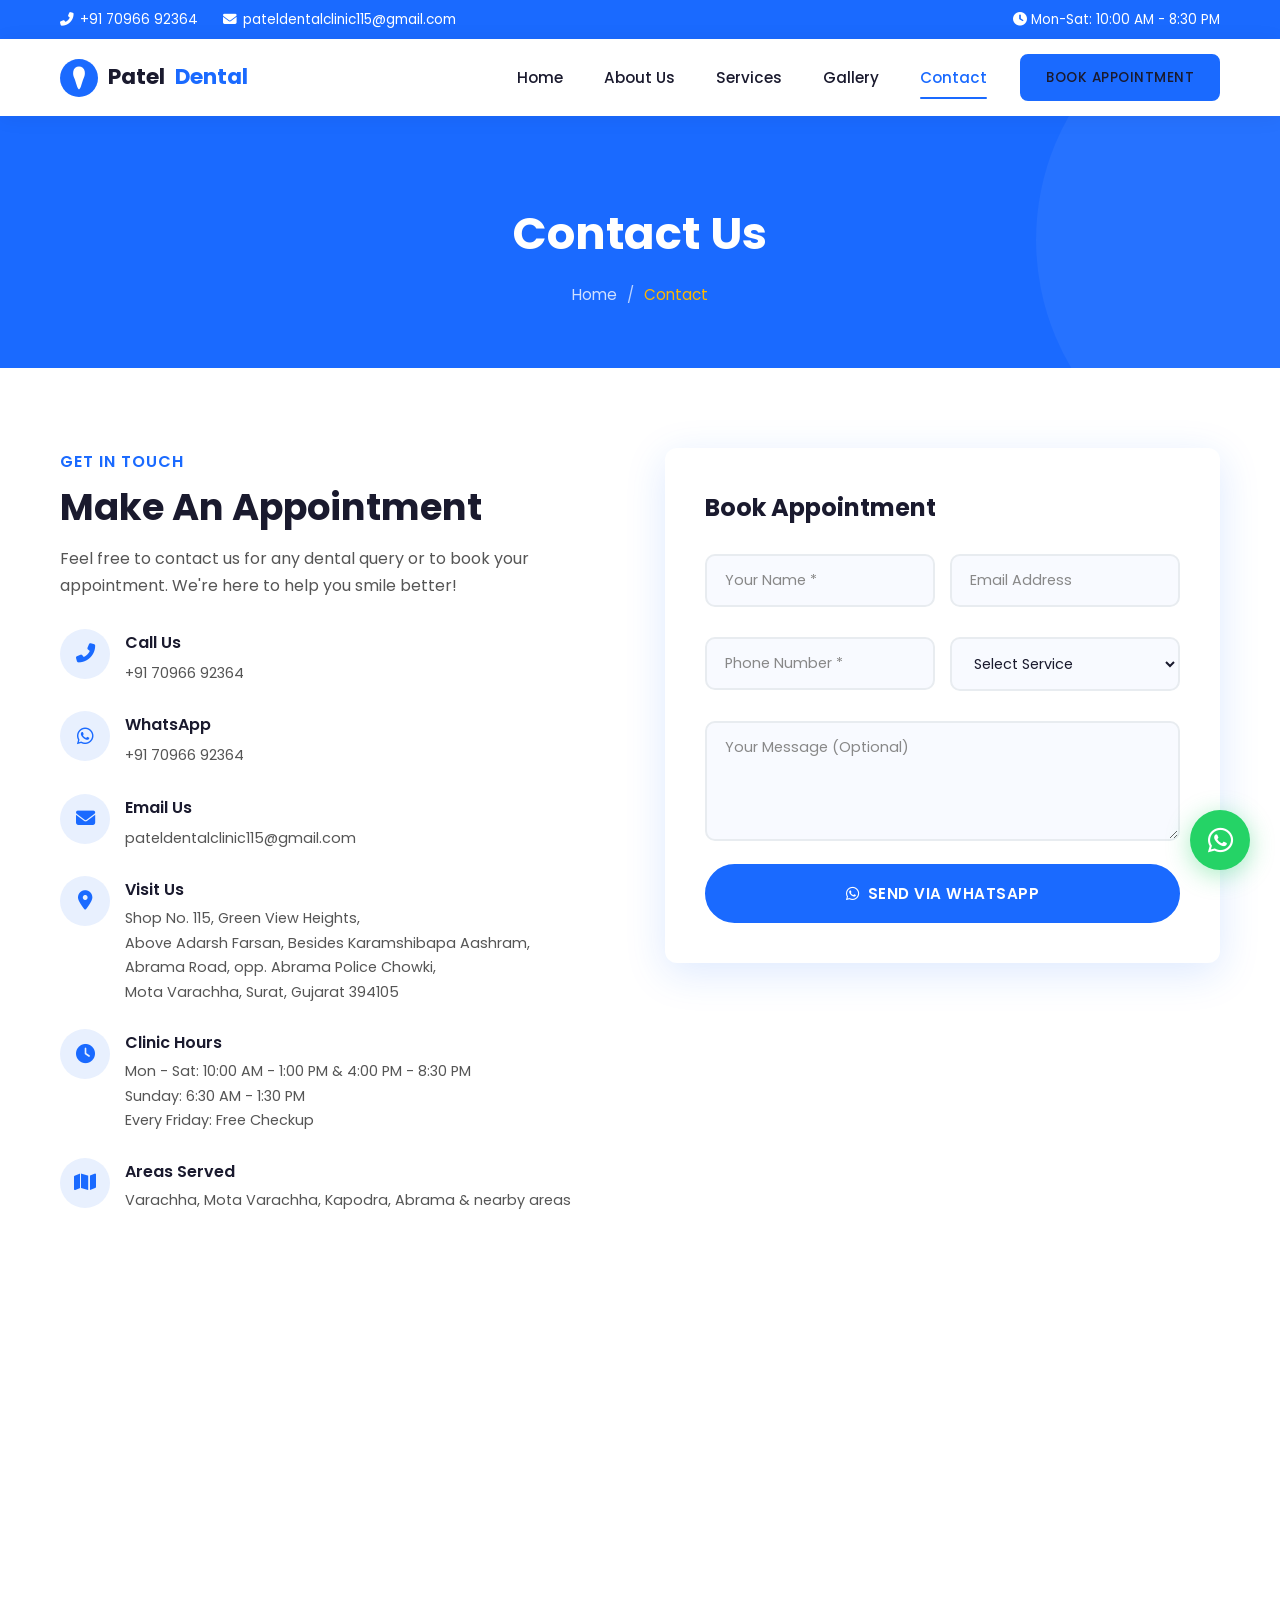
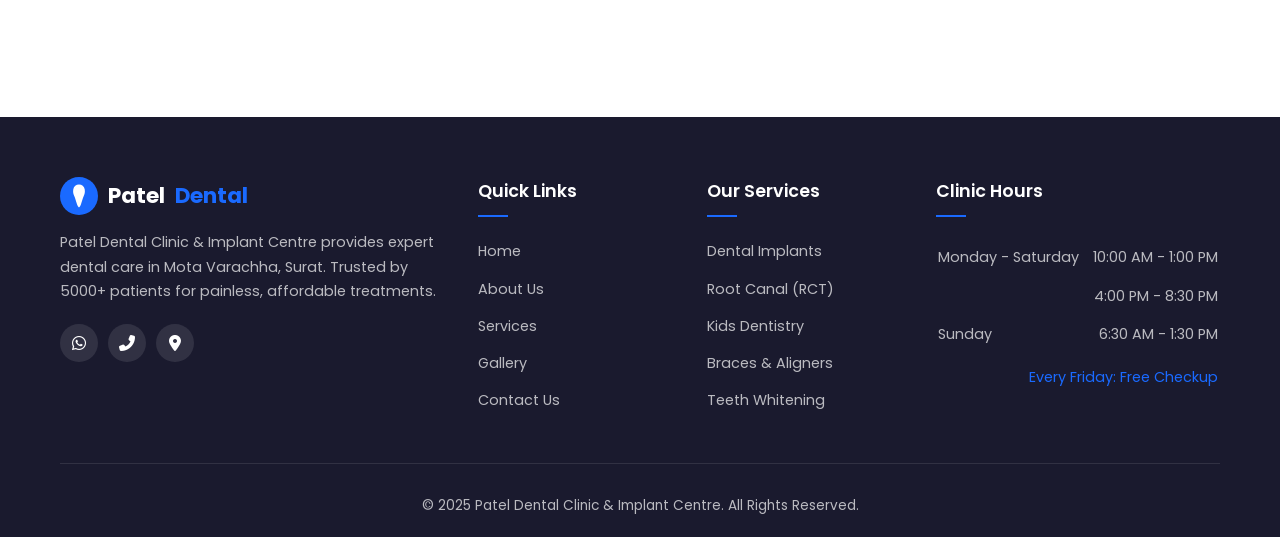
<file: contact.html>
<!DOCTYPE html>
<html lang="en">
<head>
    <meta charset="UTF-8">
    <meta name="viewport" content="width=device-width, initial-scale=1.0">
    <title>Contact Us - Patel Dental Clinic & Implant Centre | Book Appointment</title>
    <meta name="description" content="Book an appointment at Patel Dental Clinic & Implant Centre, Mota Varachha, Surat. Call +91 70966 92364 or visit us at Shop 115, Green View Heights, Abrama Road.">
    <link rel="stylesheet" href="css/style.css">
    <link rel="stylesheet" href="https://cdnjs.cloudflare.com/ajax/libs/font-awesome/6.5.0/css/all.min.css">
</head>
<body>

    <!-- Top Bar -->
    <div class="top-bar">
        <div class="container">
            <div class="top-bar-left">
                <a href="tel:+917096692364"><i class="fas fa-phone-alt"></i> +91 70966 92364</a>
                <a href="mailto:pateldentalclinic115@gmail.com"><i class="fas fa-envelope"></i> pateldentalclinic115@gmail.com</a>
            </div>
            <div class="top-bar-right">
                <span><i class="fas fa-clock"></i> Mon-Sat: 10:00 AM - 8:30 PM</span>
            </div>
        </div>
    </div>

    <!-- Navbar -->
    <nav class="navbar">
        <div class="container">
            <a href="index.html" class="logo">
                <svg viewBox="0 0 40 40" fill="none" xmlns="http://www.w3.org/2000/svg">
                    <circle cx="20" cy="20" r="20" fill="#1A6AFF"/>
                    <path d="M20 8C17 8 14.5 10 14 13C13.5 16 14 18 15 20C16 22 17 26 18 29C18.5 30.5 19.5 32 20 32C20.5 32 21.5 30.5 22 29C23 26 24 22 25 20C26 18 26.5 16 26 13C25.5 10 23 8 20 8Z" fill="white"/>
                </svg>
                Patel <span>Dental</span>
            </a>
            <div class="nav-links">
                <a href="index.html">Home</a>
                <a href="about.html">About Us</a>
                <a href="services.html">Services</a>
                <a href="gallery.html">Gallery</a>
                <a href="contact.html" class="active">Contact</a>
                <a href="contact.html" class="btn btn-primary">Book Appointment</a>
            </div>
            <button class="menu-toggle" aria-label="Toggle menu">
                <span></span><span></span><span></span>
            </button>
        </div>
        <div class="nav-overlay"></div>
    </nav>

    <!-- Page Banner -->
    <section class="page-banner">
        <div class="container">
            <h1>Contact Us</h1>
            <div class="breadcrumb">
                <a href="index.html">Home</a> / <span>Contact</span>
            </div>
        </div>
    </section>

    <!-- Contact Section -->
    <section class="section">
        <div class="container">
            <div class="contact-grid">
                <div class="contact-info">
                    <p class="subtitle">Get In Touch</p>
                    <h2>Make An Appointment</h2>
                    <p>Feel free to contact us for any dental query or to book your appointment. We're here to help you smile better!</p>

                    <div class="contact-item">
                        <div class="contact-icon"><i class="fas fa-phone-alt"></i></div>
                        <div>
                            <h4>Call Us</h4>
                            <a href="tel:+917096692364">+91 70966 92364</a>
                        </div>
                    </div>

                    <div class="contact-item">
                        <div class="contact-icon"><i class="fab fa-whatsapp"></i></div>
                        <div>
                            <h4>WhatsApp</h4>
                            <a href="https://wa.me/917096692364" target="_blank">+91 70966 92364</a>
                        </div>
                    </div>

                    <div class="contact-item">
                        <div class="contact-icon"><i class="fas fa-envelope"></i></div>
                        <div>
                            <h4>Email Us</h4>
                            <a href="mailto:pateldentalclinic115@gmail.com">pateldentalclinic115@gmail.com</a>
                        </div>
                    </div>

                    <div class="contact-item">
                        <div class="contact-icon"><i class="fas fa-map-marker-alt"></i></div>
                        <div>
                            <h4>Visit Us</h4>
                            <p>Shop No. 115, Green View Heights,<br>Above Adarsh Farsan, Besides Karamshibapa Aashram,<br>Abrama Road, opp. Abrama Police Chowki,<br>Mota Varachha, Surat, Gujarat 394105</p>
                        </div>
                    </div>

                    <div class="contact-item">
                        <div class="contact-icon"><i class="fas fa-clock"></i></div>
                        <div>
                            <h4>Clinic Hours</h4>
                            <p>Mon - Sat: 10:00 AM - 1:00 PM & 4:00 PM - 8:30 PM<br>Sunday: 6:30 AM - 1:30 PM<br>Every Friday: Free Checkup</p>
                        </div>
                    </div>

                    <div class="contact-item">
                        <div class="contact-icon"><i class="fas fa-map"></i></div>
                        <div>
                            <h4>Areas Served</h4>
                            <p>Varachha, Mota Varachha, Kapodra, Abrama & nearby areas</p>
                        </div>
                    </div>
                </div>

                <div class="appointment-form">
                    <h3>Book Appointment</h3>
                    <form>
                        <div class="form-row">
                            <div class="form-group">
                                <input type="text" name="name" placeholder="Your Name *" required>
                            </div>
                            <div class="form-group">
                                <input type="email" name="email" placeholder="Email Address">
                            </div>
                        </div>
                        <div class="form-row">
                            <div class="form-group">
                                <input type="tel" name="phone" placeholder="Phone Number *" required>
                            </div>
                            <div class="form-group">
                                <select name="service">
                                    <option value="" disabled selected>Select Service</option>
                                    <option value="Dental Implant">Dental Implant</option>
                                    <option value="Root Canal (RCT)">Root Canal (RCT)</option>
                                    <option value="Kids Dentistry">Kids Dentistry</option>
                                    <option value="Braces / Orthodontic">Braces / Orthodontic</option>
                                    <option value="Teeth Whitening">Teeth Whitening</option>
                                    <option value="Smile Design">Smile Design</option>
                                    <option value="Wisdom Tooth Extraction">Wisdom Tooth Extraction</option>
                                    <option value="Dentures">Dentures</option>
                                    <option value="Dental Checkup">Dental Checkup & Cleaning</option>
                                    <option value="Other">Other</option>
                                </select>
                            </div>
                        </div>
                        <div class="form-group">
                            <textarea name="message" placeholder="Your Message (Optional)"></textarea>
                        </div>
                        <button type="submit" class="btn btn-primary">
                            <i class="fab fa-whatsapp"></i> Send via WhatsApp
                        </button>
                    </form>
                </div>
            </div>
        </div>
    </section>

    <!-- Map Section -->
    <div class="map-section">
        <iframe src="https://www.google.com/maps?q=Patel+Dental+Clinic+And+Implant+Centre,+Mota+Varachha,+Surat,+Gujarat+394105&output=embed" allowfullscreen="" loading="lazy" referrerpolicy="no-referrer-when-downgrade" title="Patel Dental Clinic Location"></iframe>
    </div>

    <!-- Footer -->
    <footer class="footer">
        <div class="container">
            <div class="footer-grid">
                <div class="footer-about">
                    <a href="index.html" class="logo">
                        <svg viewBox="0 0 40 40" fill="none" xmlns="http://www.w3.org/2000/svg">
                            <circle cx="20" cy="20" r="20" fill="#1A6AFF"/>
                            <path d="M20 8C17 8 14.5 10 14 13C13.5 16 14 18 15 20C16 22 17 26 18 29C18.5 30.5 19.5 32 20 32C20.5 32 21.5 30.5 22 29C23 26 24 22 25 20C26 18 26.5 16 26 13C25.5 10 23 8 20 8Z" fill="white"/>
                        </svg>
                        Patel <span>Dental</span>
                    </a>
                    <p>Patel Dental Clinic & Implant Centre provides expert dental care in Mota Varachha, Surat. Trusted by 5000+ patients for painless, affordable treatments.</p>
                    <div class="footer-social">
                        <a href="https://wa.me/917096692364" target="_blank" aria-label="WhatsApp"><i class="fab fa-whatsapp"></i></a>
                        <a href="tel:+917096692364" aria-label="Phone"><i class="fas fa-phone-alt"></i></a>
                        <a href="https://maps.google.com/?q=Patel+Dental+Clinic+And+Implant+Centre+Surat" target="_blank" aria-label="Google Maps"><i class="fas fa-map-marker-alt"></i></a>
                    </div>
                </div>
                <div>
                    <h4>Quick Links</h4>
                    <ul class="footer-links">
                        <li><a href="index.html">Home</a></li>
                        <li><a href="about.html">About Us</a></li>
                        <li><a href="services.html">Services</a></li>
                        <li><a href="gallery.html">Gallery</a></li>
                        <li><a href="contact.html">Contact Us</a></li>
                    </ul>
                </div>
                <div>
                    <h4>Our Services</h4>
                    <ul class="footer-links">
                        <li><a href="services.html">Dental Implants</a></li>
                        <li><a href="services.html">Root Canal (RCT)</a></li>
                        <li><a href="services.html">Kids Dentistry</a></li>
                        <li><a href="services.html">Braces & Aligners</a></li>
                        <li><a href="services.html">Teeth Whitening</a></li>
                    </ul>
                </div>
                <div>
                    <h4>Clinic Hours</h4>
                    <div class="footer-hours">
                        <table>
                            <tr><td>Monday - Saturday</td><td>10:00 AM - 1:00 PM</td></tr>
                            <tr><td></td><td>4:00 PM - 8:30 PM</td></tr>
                            <tr><td>Sunday</td><td>6:30 AM - 1:30 PM</td></tr>
                            <tr><td colspan="2" style="padding-top:10px;color:var(--primary);">Every Friday: Free Checkup</td></tr>
                        </table>
                    </div>
                </div>
            </div>
            <div class="footer-bottom">
                <p>&copy; 2025 Patel Dental Clinic & Implant Centre. All Rights Reserved.</p>
            </div>
        </div>
    </footer>

    <!-- Mobile Sticky CTA Bar -->
    <div class="mobile-cta-bar" id="mobileCta">
        <a href="tel:+917096692364" class="mobile-cta-item">
            <i class="fas fa-phone-alt"></i><span>Call</span>
        </a>
        <a href="https://wa.me/917096692364?text=Hello!%20I'd%20like%20to%20book%20an%20appointment." target="_blank" rel="noopener" class="mobile-cta-item whatsapp">
            <i class="fab fa-whatsapp"></i><span>WhatsApp</span>
        </a>
        <a href="contact.html" class="mobile-cta-item book">
            <i class="fas fa-calendar-check"></i><span>Book Now</span>
        </a>
        <a href="https://maps.google.com/?q=Patel+Dental+Clinic+And+Implant+Centre+Surat" target="_blank" rel="noopener" class="mobile-cta-item">
            <i class="fas fa-map-marker-alt"></i><span>Directions</span>
        </a>
    </div>

    <!-- WhatsApp Float Button -->
    <a href="https://wa.me/917096692364?text=Hello!%20I'd%20like%20to%20book%20an%20appointment%20at%20Patel%20Dental%20Clinic." class="whatsapp-btn" target="_blank" rel="noopener" aria-label="Chat on WhatsApp">
        <i class="fab fa-whatsapp"></i>
    </a>

    <!-- Back to Top -->
    <button class="back-to-top" aria-label="Back to top">
        <i class="fas fa-chevron-up"></i>
    </button>

    <script src="js/main.js"></script>
</body>
</html>
</file>
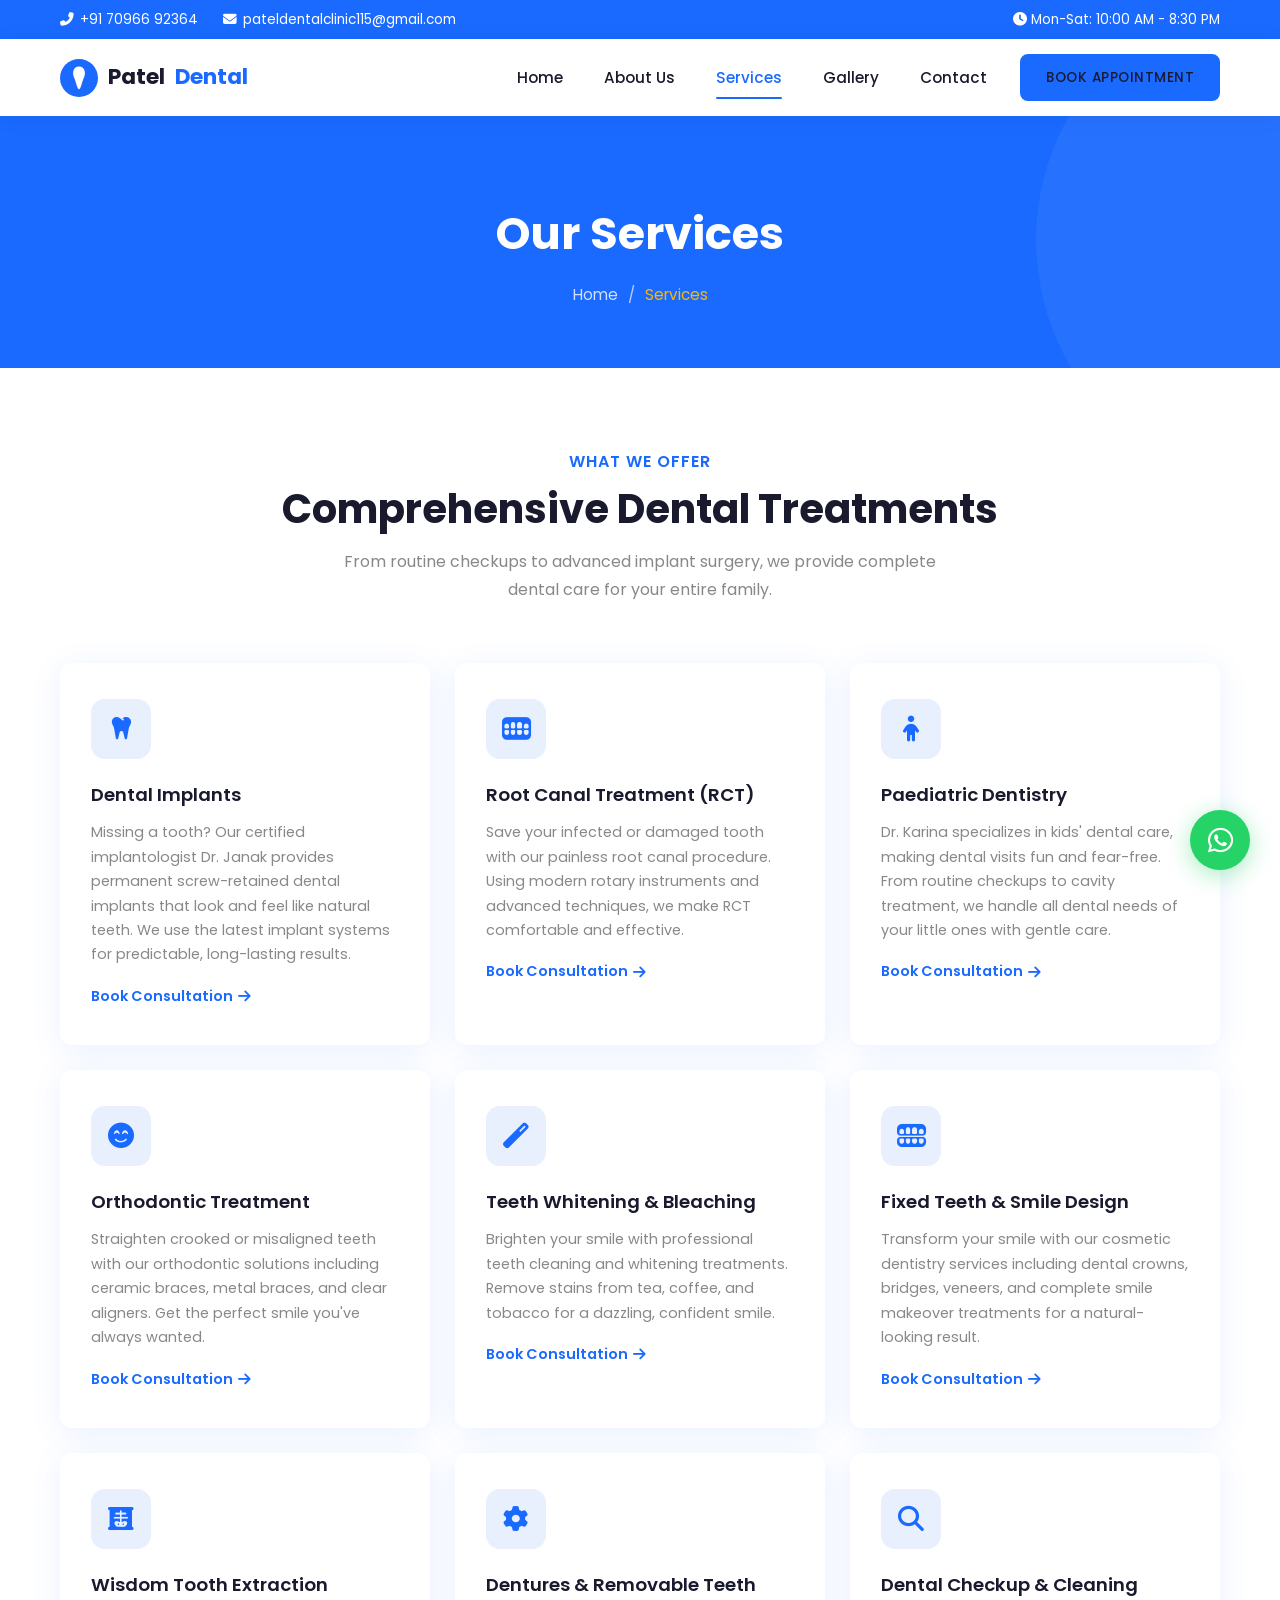
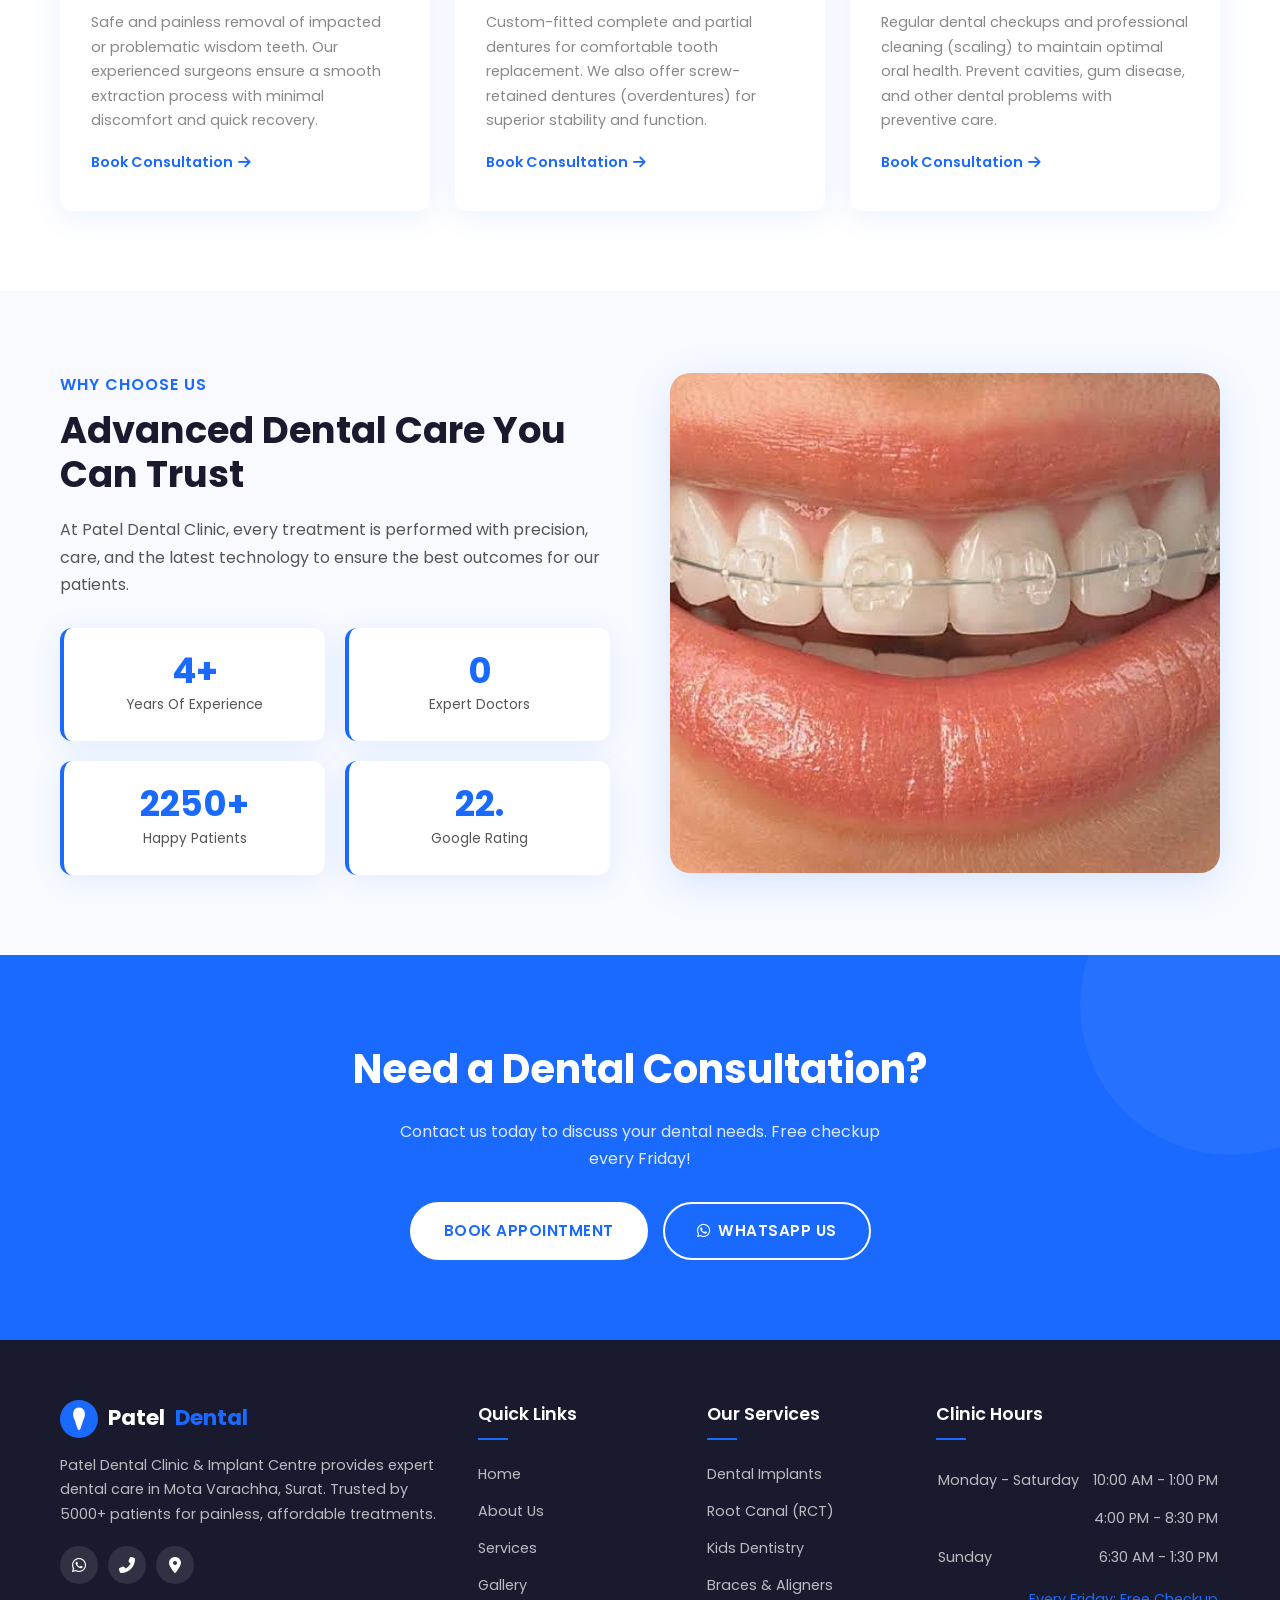
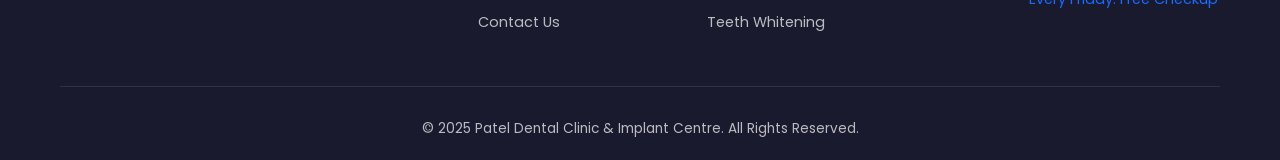
<file: services.html>
<!DOCTYPE html>
<html lang="en">
<head>
    <meta charset="UTF-8">
    <meta name="viewport" content="width=device-width, initial-scale=1.0">
    <title>Our Services - Patel Dental Clinic & Implant Centre | Surat</title>
    <meta name="description" content="Complete dental services at Patel Dental Clinic - Dental Implants, Root Canal, Braces, Kids Dentistry, Teeth Whitening, Smile Design & more in Mota Varachha, Surat.">
    <link rel="stylesheet" href="css/style.css">
    <link rel="stylesheet" href="https://cdnjs.cloudflare.com/ajax/libs/font-awesome/6.5.0/css/all.min.css">
</head>
<body>

    <!-- Top Bar -->
    <div class="top-bar">
        <div class="container">
            <div class="top-bar-left">
                <a href="tel:+917096692364"><i class="fas fa-phone-alt"></i> +91 70966 92364</a>
                <a href="mailto:pateldentalclinic115@gmail.com"><i class="fas fa-envelope"></i> pateldentalclinic115@gmail.com</a>
            </div>
            <div class="top-bar-right">
                <span><i class="fas fa-clock"></i> Mon-Sat: 10:00 AM - 8:30 PM</span>
            </div>
        </div>
    </div>

    <!-- Navbar -->
    <nav class="navbar">
        <div class="container">
            <a href="index.html" class="logo">
                <svg viewBox="0 0 40 40" fill="none" xmlns="http://www.w3.org/2000/svg">
                    <circle cx="20" cy="20" r="20" fill="#1A6AFF"/>
                    <path d="M20 8C17 8 14.5 10 14 13C13.5 16 14 18 15 20C16 22 17 26 18 29C18.5 30.5 19.5 32 20 32C20.5 32 21.5 30.5 22 29C23 26 24 22 25 20C26 18 26.5 16 26 13C25.5 10 23 8 20 8Z" fill="white"/>
                </svg>
                Patel <span>Dental</span>
            </a>
            <div class="nav-links">
                <a href="index.html">Home</a>
                <a href="about.html">About Us</a>
                <a href="services.html" class="active">Services</a>
                <a href="gallery.html">Gallery</a>
                <a href="contact.html">Contact</a>
                <a href="contact.html" class="btn btn-primary">Book Appointment</a>
            </div>
            <button class="menu-toggle" aria-label="Toggle menu">
                <span></span><span></span><span></span>
            </button>
        </div>
        <div class="nav-overlay"></div>
    </nav>

    <!-- Page Banner -->
    <section class="page-banner">
        <div class="container">
            <h1>Our Services</h1>
            <div class="breadcrumb">
                <a href="index.html">Home</a> / <span>Services</span>
            </div>
        </div>
    </section>

    <!-- Services Section -->
    <section class="section">
        <div class="container">
            <div class="section-header">
                <p class="subtitle">What We Offer</p>
                <h2>Comprehensive Dental Treatments</h2>
                <p>From routine checkups to advanced implant surgery, we provide complete dental care for your entire family.</p>
            </div>
            <div class="services-grid">
                <div class="service-card">
                    <div class="service-icon"><i class="fas fa-tooth"></i></div>
                    <h3>Dental Implants</h3>
                    <p>Missing a tooth? Our certified implantologist Dr. Janak provides permanent screw-retained dental implants that look and feel like natural teeth. We use the latest implant systems for predictable, long-lasting results.</p>
                    <a href="contact.html" class="service-link">Book Consultation <i class="fas fa-arrow-right"></i></a>
                </div>
                <div class="service-card">
                    <div class="service-icon"><i class="fas fa-teeth"></i></div>
                    <h3>Root Canal Treatment (RCT)</h3>
                    <p>Save your infected or damaged tooth with our painless root canal procedure. Using modern rotary instruments and advanced techniques, we make RCT comfortable and effective.</p>
                    <a href="contact.html" class="service-link">Book Consultation <i class="fas fa-arrow-right"></i></a>
                </div>
                <div class="service-card">
                    <div class="service-icon"><i class="fas fa-child"></i></div>
                    <h3>Paediatric Dentistry</h3>
                    <p>Dr. Karina specializes in kids' dental care, making dental visits fun and fear-free. From routine checkups to cavity treatment, we handle all dental needs of your little ones with gentle care.</p>
                    <a href="contact.html" class="service-link">Book Consultation <i class="fas fa-arrow-right"></i></a>
                </div>
                <div class="service-card">
                    <div class="service-icon"><i class="fas fa-smile-beam"></i></div>
                    <h3>Orthodontic Treatment</h3>
                    <p>Straighten crooked or misaligned teeth with our orthodontic solutions including ceramic braces, metal braces, and clear aligners. Get the perfect smile you've always wanted.</p>
                    <a href="contact.html" class="service-link">Book Consultation <i class="fas fa-arrow-right"></i></a>
                </div>
                <div class="service-card">
                    <div class="service-icon"><i class="fas fa-magic"></i></div>
                    <h3>Teeth Whitening & Bleaching</h3>
                    <p>Brighten your smile with professional teeth cleaning and whitening treatments. Remove stains from tea, coffee, and tobacco for a dazzling, confident smile.</p>
                    <a href="contact.html" class="service-link">Book Consultation <i class="fas fa-arrow-right"></i></a>
                </div>
                <div class="service-card">
                    <div class="service-icon"><i class="fas fa-teeth-open"></i></div>
                    <h3>Fixed Teeth & Smile Design</h3>
                    <p>Transform your smile with our cosmetic dentistry services including dental crowns, bridges, veneers, and complete smile makeover treatments for a natural-looking result.</p>
                    <a href="contact.html" class="service-link">Book Consultation <i class="fas fa-arrow-right"></i></a>
                </div>
                <div class="service-card">
                    <div class="service-icon"><i class="fas fa-x-ray"></i></div>
                    <h3>Wisdom Tooth Extraction</h3>
                    <p>Safe and painless removal of impacted or problematic wisdom teeth. Our experienced surgeons ensure a smooth extraction process with minimal discomfort and quick recovery.</p>
                    <a href="contact.html" class="service-link">Book Consultation <i class="fas fa-arrow-right"></i></a>
                </div>
                <div class="service-card">
                    <div class="service-icon"><i class="fas fa-cog"></i></div>
                    <h3>Dentures & Removable Teeth</h3>
                    <p>Custom-fitted complete and partial dentures for comfortable tooth replacement. We also offer screw-retained dentures (overdentures) for superior stability and function.</p>
                    <a href="contact.html" class="service-link">Book Consultation <i class="fas fa-arrow-right"></i></a>
                </div>
                <div class="service-card">
                    <div class="service-icon"><i class="fas fa-search"></i></div>
                    <h3>Dental Checkup & Cleaning</h3>
                    <p>Regular dental checkups and professional cleaning (scaling) to maintain optimal oral health. Prevent cavities, gum disease, and other dental problems with preventive care.</p>
                    <a href="contact.html" class="service-link">Book Consultation <i class="fas fa-arrow-right"></i></a>
                </div>
            </div>
        </div>
    </section>

    <!-- Why Choose Us for Services -->
    <section class="section section-light">
        <div class="container">
            <div class="why-choose-grid">
                <div class="why-choose-content">
                    <p class="subtitle">Why Choose Us</p>
                    <h2>Advanced Dental Care You Can Trust</h2>
                    <p>At Patel Dental Clinic, every treatment is performed with precision, care, and the latest technology to ensure the best outcomes for our patients.</p>
                    <div class="stats-grid">
                        <div class="stat-box">
                            <div class="number">10+</div>
                            <div class="label">Years Of Experience</div>
                        </div>
                        <div class="stat-box">
                            <div class="number">2</div>
                            <div class="label">Expert Doctors</div>
                        </div>
                        <div class="stat-box">
                            <div class="number">5000+</div>
                            <div class="label">Happy Patients</div>
                        </div>
                        <div class="stat-box">
                            <div class="number">5.0</div>
                            <div class="label">Google Rating</div>
                        </div>
                    </div>
                </div>
                <div class="why-choose-image">
                    <img src="images/braces.webp" alt="Orthodontic Braces at Patel Dental Clinic">
                </div>
            </div>
        </div>
    </section>

    <!-- CTA -->
    <section class="cta-section">
        <div class="container">
            <h2>Need a Dental Consultation?</h2>
            <p>Contact us today to discuss your dental needs. Free checkup every Friday!</p>
            <div class="cta-buttons">
                <a href="contact.html" class="btn btn-white">Book Appointment</a>
                <a href="https://wa.me/917096692364?text=Hello!%20I'd%20like%20to%20know%20more%20about%20your%20dental%20services." class="btn btn-outline" style="color:white;border-color:white;" target="_blank"><i class="fab fa-whatsapp"></i> WhatsApp Us</a>
            </div>
        </div>
    </section>

    <!-- Footer -->
    <footer class="footer">
        <div class="container">
            <div class="footer-grid">
                <div class="footer-about">
                    <a href="index.html" class="logo">
                        <svg viewBox="0 0 40 40" fill="none" xmlns="http://www.w3.org/2000/svg">
                            <circle cx="20" cy="20" r="20" fill="#1A6AFF"/>
                            <path d="M20 8C17 8 14.5 10 14 13C13.5 16 14 18 15 20C16 22 17 26 18 29C18.5 30.5 19.5 32 20 32C20.5 32 21.5 30.5 22 29C23 26 24 22 25 20C26 18 26.5 16 26 13C25.5 10 23 8 20 8Z" fill="white"/>
                        </svg>
                        Patel <span>Dental</span>
                    </a>
                    <p>Patel Dental Clinic & Implant Centre provides expert dental care in Mota Varachha, Surat. Trusted by 5000+ patients for painless, affordable treatments.</p>
                    <div class="footer-social">
                        <a href="https://wa.me/917096692364" target="_blank" aria-label="WhatsApp"><i class="fab fa-whatsapp"></i></a>
                        <a href="tel:+917096692364" aria-label="Phone"><i class="fas fa-phone-alt"></i></a>
                        <a href="https://maps.google.com/?q=Patel+Dental+Clinic+And+Implant+Centre+Surat" target="_blank" aria-label="Google Maps"><i class="fas fa-map-marker-alt"></i></a>
                    </div>
                </div>
                <div>
                    <h4>Quick Links</h4>
                    <ul class="footer-links">
                        <li><a href="index.html">Home</a></li>
                        <li><a href="about.html">About Us</a></li>
                        <li><a href="services.html">Services</a></li>
                        <li><a href="gallery.html">Gallery</a></li>
                        <li><a href="contact.html">Contact Us</a></li>
                    </ul>
                </div>
                <div>
                    <h4>Our Services</h4>
                    <ul class="footer-links">
                        <li><a href="services.html">Dental Implants</a></li>
                        <li><a href="services.html">Root Canal (RCT)</a></li>
                        <li><a href="services.html">Kids Dentistry</a></li>
                        <li><a href="services.html">Braces & Aligners</a></li>
                        <li><a href="services.html">Teeth Whitening</a></li>
                    </ul>
                </div>
                <div>
                    <h4>Clinic Hours</h4>
                    <div class="footer-hours">
                        <table>
                            <tr><td>Monday - Saturday</td><td>10:00 AM - 1:00 PM</td></tr>
                            <tr><td></td><td>4:00 PM - 8:30 PM</td></tr>
                            <tr><td>Sunday</td><td>6:30 AM - 1:30 PM</td></tr>
                            <tr><td colspan="2" style="padding-top:10px;color:var(--primary);">Every Friday: Free Checkup</td></tr>
                        </table>
                    </div>
                </div>
            </div>
            <div class="footer-bottom">
                <p>&copy; 2025 Patel Dental Clinic & Implant Centre. All Rights Reserved.</p>
            </div>
        </div>
    </footer>

    <!-- Mobile Sticky CTA Bar -->
    <div class="mobile-cta-bar" id="mobileCta">
        <a href="tel:+917096692364" class="mobile-cta-item">
            <i class="fas fa-phone-alt"></i><span>Call</span>
        </a>
        <a href="https://wa.me/917096692364?text=Hello!%20I'd%20like%20to%20book%20an%20appointment." target="_blank" rel="noopener" class="mobile-cta-item whatsapp">
            <i class="fab fa-whatsapp"></i><span>WhatsApp</span>
        </a>
        <a href="contact.html" class="mobile-cta-item book">
            <i class="fas fa-calendar-check"></i><span>Book Now</span>
        </a>
        <a href="https://maps.google.com/?q=Patel+Dental+Clinic+And+Implant+Centre+Surat" target="_blank" rel="noopener" class="mobile-cta-item">
            <i class="fas fa-map-marker-alt"></i><span>Directions</span>
        </a>
    </div>

    <!-- WhatsApp Float Button -->
    <a href="https://wa.me/917096692364?text=Hello!%20I'd%20like%20to%20book%20an%20appointment%20at%20Patel%20Dental%20Clinic." class="whatsapp-btn" target="_blank" rel="noopener" aria-label="Chat on WhatsApp">
        <i class="fab fa-whatsapp"></i>
    </a>

    <!-- Back to Top -->
    <button class="back-to-top" aria-label="Back to top">
        <i class="fas fa-chevron-up"></i>
    </button>

    <script src="js/main.js"></script>
</body>
</html>
</file>
<file: css/style.css>
/* ===== GOOGLE FONTS ===== */
@import url('https://fonts.googleapis.com/css2?family=Poppins:wght@300;400;500;600;700;800&display=swap');

/* ===== CSS VARIABLES ===== */
:root {
    --primary: #1A6AFF;
    --primary-dark: #0050E0;
    --primary-light: #E8F0FE;
    --secondary: #FFB800;
    --dark: #1A1A2E;
    --text: #555;
    --text-light: #888;
    --white: #ffffff;
    --bg-light: #F8FAFF;
    --shadow: 0 5px 30px rgba(26, 106, 255, 0.1);
    --shadow-lg: 0 10px 40px rgba(26, 106, 255, 0.15);
    --radius: 12px;
    --transition: all 0.3s ease;
}

/* ===== RESET ===== */
*, *::before, *::after {
    margin: 0;
    padding: 0;
    box-sizing: border-box;
}

html {
    scroll-behavior: smooth;
    scroll-padding-top: 80px;
}

body {
    font-family: 'Poppins', sans-serif;
    color: var(--text);
    line-height: 1.7;
    overflow-x: hidden;
    background: var(--white);
}

a {
    text-decoration: none;
    color: inherit;
    transition: var(--transition);
}

ul { list-style: none; }

img {
    max-width: 100%;
    height: auto;
    display: block;
}

.container {
    max-width: 1200px;
    margin: 0 auto;
    padding: 0 20px;
}

/* ===== BUTTONS ===== */
.btn {
    display: inline-flex;
    align-items: center;
    gap: 8px;
    padding: 14px 32px;
    border-radius: 50px;
    font-family: 'Poppins', sans-serif;
    font-size: 0.95rem;
    font-weight: 600;
    cursor: pointer;
    transition: var(--transition);
    border: 2px solid transparent;
    text-transform: uppercase;
    letter-spacing: 0.5px;
}

.btn-primary {
    background: var(--primary);
    color: var(--white);
    border-color: var(--primary);
}

.btn-primary:hover {
    background: var(--primary-dark);
    border-color: var(--primary-dark);
    transform: translateY(-2px);
    box-shadow: 0 8px 25px rgba(26, 106, 255, 0.35);
}

.btn-outline {
    background: transparent;
    color: var(--dark);
    border-color: var(--dark);
}

.btn-outline:hover {
    background: var(--dark);
    color: var(--white);
    transform: translateY(-2px);
}

.btn-white {
    background: var(--white);
    color: var(--primary);
    border-color: var(--white);
}

.btn-white:hover {
    background: transparent;
    color: var(--white);
    border-color: var(--white);
    transform: translateY(-2px);
}

/* ===== SECTION STYLES ===== */
.section {
    padding: 80px 0;
}

.section-blue {
    background: var(--primary);
    color: var(--white);
}

.section-light {
    background: var(--bg-light);
}

.section-header {
    text-align: center;
    margin-bottom: 60px;
}

.section-header .subtitle {
    color: var(--primary);
    font-weight: 600;
    font-size: 1rem;
    text-transform: uppercase;
    letter-spacing: 1px;
    margin-bottom: 10px;
}

.section-header h2 {
    font-size: 2.5rem;
    font-weight: 700;
    color: var(--dark);
    margin-bottom: 15px;
    line-height: 1.2;
}

.section-header p {
    max-width: 600px;
    margin: 0 auto;
    color: var(--text-light);
}

.section-blue .section-header .subtitle { color: var(--secondary); }
.section-blue .section-header h2 { color: var(--white); }
.section-blue .section-header p { color: rgba(255,255,255,0.8); }

/* ===== TOP BAR ===== */
.top-bar {
    background: var(--primary);
    color: var(--white);
    padding: 8px 0;
    font-size: 0.85rem;
}

.top-bar .container {
    display: flex;
    justify-content: space-between;
    align-items: center;
    flex-wrap: wrap;
    gap: 10px;
}

.top-bar a {
    color: var(--white);
    display: inline-flex;
    align-items: center;
    gap: 6px;
}

.top-bar a:hover { opacity: 0.85; }

.top-bar-left {
    display: flex;
    gap: 25px;
    align-items: center;
}

.top-bar-right {
    display: flex;
    gap: 15px;
    align-items: center;
}

.top-bar-right a {
    width: 30px;
    height: 30px;
    border-radius: 50%;
    background: rgba(255,255,255,0.15);
    display: flex;
    align-items: center;
    justify-content: center;
    font-size: 0.85rem;
}

.top-bar-right a:hover {
    background: var(--white);
    color: var(--primary);
}

/* ===== NAVBAR ===== */
.navbar {
    background: var(--white);
    padding: 15px 0;
    position: sticky;
    top: 0;
    z-index: 1000;
    box-shadow: 0 2px 20px rgba(0,0,0,0.06);
    transition: var(--transition);
}

.navbar .container {
    display: flex;
    justify-content: space-between;
    align-items: center;
}

.logo {
    display: flex;
    align-items: center;
    gap: 10px;
    font-size: 1.35rem;
    font-weight: 700;
    color: var(--dark);
}

.logo svg {
    width: 38px;
    height: 38px;
}

.logo span {
    color: var(--primary);
}

.nav-links {
    display: flex;
    align-items: center;
    gap: 5px;
}

.nav-links a {
    padding: 8px 18px;
    font-size: 0.95rem;
    font-weight: 500;
    color: var(--dark);
    border-radius: 8px;
    position: relative;
}

.nav-links a:hover,
.nav-links a.active {
    color: var(--primary);
}

.nav-links a.active::after {
    content: '';
    position: absolute;
    bottom: 0;
    left: 18px;
    right: 18px;
    height: 2px;
    background: var(--primary);
    border-radius: 2px;
}

.nav-links .btn {
    padding: 10px 24px;
    margin-left: 10px;
    font-size: 0.85rem;
}

.menu-toggle {
    display: none;
    flex-direction: column;
    gap: 5px;
    cursor: pointer;
    padding: 5px;
    background: none;
    border: none;
}

.menu-toggle span {
    width: 28px;
    height: 3px;
    background: var(--dark);
    border-radius: 3px;
    transition: var(--transition);
}

.menu-toggle.active span:nth-child(1) {
    transform: rotate(45deg) translate(5px, 6px);
}

.menu-toggle.active span:nth-child(2) {
    opacity: 0;
}

.menu-toggle.active span:nth-child(3) {
    transform: rotate(-45deg) translate(5px, -6px);
}

/* ===== HERO SECTION ===== */
.hero {
    background: var(--primary);
    min-height: 600px;
    display: flex;
    align-items: center;
    position: relative;
    overflow: hidden;
    padding: 60px 0;
}

.hero::before {
    content: '';
    position: absolute;
    top: -50%;
    right: -20%;
    width: 700px;
    height: 700px;
    background: rgba(255,255,255,0.05);
    border-radius: 50%;
}

.hero::after {
    content: '';
    position: absolute;
    bottom: -30%;
    left: -10%;
    width: 400px;
    height: 400px;
    background: rgba(255,255,255,0.03);
    border-radius: 50%;
}

.hero .container {
    display: grid;
    grid-template-columns: 1fr 1fr;
    gap: 60px;
    align-items: center;
    position: relative;
    z-index: 1;
}

.hero-content h1 {
    font-size: 3.2rem;
    font-weight: 800;
    color: var(--white);
    line-height: 1.15;
    margin-bottom: 20px;
}

.hero-content h1 span {
    color: var(--secondary);
}

.hero-content p {
    color: rgba(255,255,255,0.85);
    font-size: 1.05rem;
    margin-bottom: 35px;
    max-width: 480px;
}

.hero-buttons {
    display: flex;
    gap: 15px;
    flex-wrap: wrap;
}

.hero-stats {
    display: flex;
    gap: 30px;
    margin-top: 40px;
}

.hero-stat {
    text-align: center;
}

.hero-stat .number {
    font-size: 2rem;
    font-weight: 700;
    color: var(--white);
    line-height: 1;
}

.hero-stat .label {
    font-size: 0.8rem;
    color: rgba(255,255,255,0.7);
    margin-top: 5px;
}

.hero-images {
    position: relative;
}

.hero-img-main {
    border-radius: 20px;
    overflow: hidden;
    box-shadow: 0 20px 60px rgba(0,0,0,0.3);
    position: relative;
    z-index: 2;
}

.hero-img-main img {
    width: 100%;
    height: 400px;
    object-fit: cover;
}

.hero-badge {
    position: absolute;
    background: var(--white);
    border-radius: 16px;
    padding: 15px 20px;
    box-shadow: var(--shadow-lg);
    display: flex;
    align-items: center;
    gap: 12px;
    z-index: 3;
    animation: float 3s ease-in-out infinite;
}

.hero-badge-top {
    top: -20px;
    left: -20px;
}

.hero-badge-bottom {
    bottom: -20px;
    right: -20px;
}

.hero-badge .badge-icon {
    width: 45px;
    height: 45px;
    border-radius: 12px;
    background: var(--primary);
    display: flex;
    align-items: center;
    justify-content: center;
    color: var(--white);
    font-size: 1.2rem;
}

.hero-badge .badge-icon.yellow { background: var(--secondary); }

.hero-badge .badge-text h4 {
    font-size: 1.1rem;
    font-weight: 700;
    color: var(--dark);
    line-height: 1.2;
}

.hero-badge .badge-text span {
    font-size: 0.75rem;
    color: var(--text-light);
}

@keyframes float {
    0%, 100% { transform: translateY(0); }
    50% { transform: translateY(-10px); }
}

/* ===== FEATURES STRIP ===== */
.features-strip {
    padding: 60px 0;
}

.features-grid {
    display: grid;
    grid-template-columns: repeat(3, 1fr);
    gap: 40px;
}

.feature-item {
    text-align: center;
    padding: 30px 20px;
}

.feature-icon {
    width: 70px;
    height: 70px;
    margin: 0 auto 20px;
    border-radius: 50%;
    background: var(--primary-light);
    display: flex;
    align-items: center;
    justify-content: center;
    font-size: 1.8rem;
    color: var(--primary);
    transition: var(--transition);
}

.feature-item:hover .feature-icon {
    background: var(--primary);
    color: var(--white);
    transform: scale(1.1);
}

.feature-item h3 {
    font-size: 1.15rem;
    font-weight: 600;
    color: var(--dark);
    margin-bottom: 10px;
}

.feature-item p {
    font-size: 0.9rem;
    color: var(--text-light);
}

/* ===== ABOUT SECTION ===== */
.about-grid {
    display: grid;
    grid-template-columns: 1fr 1fr;
    gap: 60px;
    align-items: center;
}

.about-images {
    position: relative;
}

.about-img-main {
    border-radius: 20px;
    overflow: hidden;
    box-shadow: var(--shadow-lg);
}

.about-img-main img {
    width: 100%;
    height: 450px;
    object-fit: cover;
}

.about-img-float {
    position: absolute;
    bottom: -30px;
    right: -30px;
    width: 200px;
    height: 200px;
    border-radius: 20px;
    overflow: hidden;
    border: 5px solid var(--white);
    box-shadow: var(--shadow);
}

.about-img-float img {
    width: 100%;
    height: 100%;
    object-fit: cover;
}

.about-experience {
    position: absolute;
    top: -20px;
    left: -20px;
    background: var(--primary);
    color: var(--white);
    padding: 20px;
    border-radius: 16px;
    text-align: center;
    box-shadow: var(--shadow-lg);
}

.about-experience .number {
    font-size: 2.2rem;
    font-weight: 700;
    line-height: 1;
}

.about-experience .label {
    font-size: 0.75rem;
    opacity: 0.9;
}

.about-content .subtitle {
    color: var(--primary);
    font-weight: 600;
    text-transform: uppercase;
    letter-spacing: 1px;
    margin-bottom: 10px;
}

.about-content h2 {
    font-size: 2.3rem;
    font-weight: 700;
    color: var(--dark);
    margin-bottom: 20px;
    line-height: 1.2;
}

.about-content > p {
    margin-bottom: 25px;
    color: var(--text);
}

.about-point {
    display: flex;
    gap: 15px;
    margin-bottom: 20px;
}

.about-point-icon {
    width: 45px;
    height: 45px;
    min-width: 45px;
    border-radius: 50%;
    background: var(--primary-light);
    display: flex;
    align-items: center;
    justify-content: center;
    color: var(--primary);
    font-size: 1.1rem;
}

.about-point h4 {
    font-size: 1.05rem;
    font-weight: 600;
    color: var(--dark);
    margin-bottom: 3px;
}

.about-point p {
    font-size: 0.88rem;
    color: var(--text-light);
}

/* ===== SERVICES SECTION ===== */
.services-grid {
    display: grid;
    grid-template-columns: repeat(3, 1fr);
    gap: 25px;
}

.service-card {
    background: var(--white);
    padding: 35px 30px;
    border-radius: var(--radius);
    box-shadow: var(--shadow);
    transition: var(--transition);
    border: 1px solid transparent;
    position: relative;
    overflow: hidden;
}

.service-card::before {
    content: '';
    position: absolute;
    top: 0;
    left: 0;
    right: 0;
    height: 4px;
    background: var(--primary);
    transform: scaleX(0);
    transition: var(--transition);
}

.service-card:hover {
    transform: translateY(-8px);
    box-shadow: var(--shadow-lg);
    border-color: var(--primary-light);
}

.service-card:hover::before {
    transform: scaleX(1);
}

.service-icon {
    width: 60px;
    height: 60px;
    border-radius: 14px;
    background: var(--primary-light);
    display: flex;
    align-items: center;
    justify-content: center;
    font-size: 1.6rem;
    color: var(--primary);
    margin-bottom: 20px;
    transition: var(--transition);
}

.service-card:hover .service-icon {
    background: var(--primary);
    color: var(--white);
}

.service-card h3 {
    font-size: 1.15rem;
    font-weight: 600;
    color: var(--dark);
    margin-bottom: 10px;
}

.service-card p {
    font-size: 0.9rem;
    color: var(--text-light);
    margin-bottom: 15px;
}

.service-link {
    font-size: 0.9rem;
    font-weight: 600;
    color: var(--primary);
    display: inline-flex;
    align-items: center;
    gap: 5px;
}

.service-link:hover { gap: 10px; }

/* ===== WHY CHOOSE / STATS ===== */
.why-choose-grid {
    display: grid;
    grid-template-columns: 1fr 1fr;
    gap: 60px;
    align-items: center;
}

.why-choose-content .subtitle {
    color: var(--primary);
    font-weight: 600;
    text-transform: uppercase;
    letter-spacing: 1px;
    margin-bottom: 10px;
}

.why-choose-content h2 {
    font-size: 2.3rem;
    font-weight: 700;
    color: var(--dark);
    margin-bottom: 20px;
    line-height: 1.2;
}

.why-choose-content > p {
    margin-bottom: 30px;
    color: var(--text);
}

.stats-grid {
    display: grid;
    grid-template-columns: 1fr 1fr;
    gap: 20px;
}

.stat-box {
    background: var(--white);
    padding: 25px;
    border-radius: var(--radius);
    box-shadow: var(--shadow);
    text-align: center;
    border-left: 4px solid var(--primary);
    transition: var(--transition);
}

.stat-box:hover {
    transform: translateY(-5px);
    box-shadow: var(--shadow-lg);
}

.stat-box .number {
    font-size: 2.2rem;
    font-weight: 700;
    color: var(--primary);
    line-height: 1;
}

.stat-box .label {
    font-size: 0.85rem;
    color: var(--text);
    margin-top: 5px;
}

.why-choose-image {
    position: relative;
    border-radius: 20px;
    overflow: hidden;
    box-shadow: var(--shadow-lg);
}

.why-choose-image img {
    width: 100%;
    height: 500px;
    object-fit: cover;
}

/* ===== TEAM SECTION ===== */
.team-grid {
    display: grid;
    grid-template-columns: repeat(2, 1fr);
    gap: 40px;
    max-width: 800px;
    margin: 0 auto;
}

.team-card {
    background: var(--white);
    border-radius: var(--radius);
    overflow: hidden;
    box-shadow: var(--shadow);
    transition: var(--transition);
    text-align: center;
}

.team-card:hover {
    transform: translateY(-8px);
    box-shadow: var(--shadow-lg);
}

.team-img {
    height: 300px;
    overflow: hidden;
    background: var(--primary-light);
    display: flex;
    align-items: center;
    justify-content: center;
}

.team-img img {
    width: 100%;
    height: 100%;
    object-fit: cover;
}

.team-img .team-placeholder {
    width: 120px;
    height: 120px;
    border-radius: 50%;
    background: var(--primary);
    display: flex;
    align-items: center;
    justify-content: center;
    font-size: 3rem;
    color: var(--white);
}

.team-info {
    padding: 25px;
}

.team-info h3 {
    font-size: 1.2rem;
    font-weight: 600;
    color: var(--dark);
    margin-bottom: 5px;
}

.team-info .role {
    color: var(--primary);
    font-size: 0.9rem;
    font-weight: 500;
}

.team-info .qualification {
    font-size: 0.85rem;
    color: var(--text-light);
    margin-top: 3px;
}

/* ===== TESTIMONIALS ===== */
.testimonials-section {
    padding: 80px 0;
    background: var(--primary);
    color: var(--white);
}

.testimonials-header {
    text-align: center;
    margin-bottom: 50px;
}

.testimonials-header .subtitle {
    color: var(--secondary);
    font-weight: 600;
    text-transform: uppercase;
    letter-spacing: 1px;
    margin-bottom: 10px;
}

.testimonials-header h2 {
    font-size: 2.5rem;
    font-weight: 700;
    margin-bottom: 15px;
}

.testimonials-header p {
    max-width: 500px;
    margin: 0 auto;
    opacity: 0.8;
}

.testimonials-slider {
    position: relative;
    overflow: hidden;
}

.testimonials-track {
    display: flex;
    transition: transform 0.5s ease;
}

.testimonial-card {
    min-width: 33.333%;
    padding: 0 15px;
}

.testimonial-inner {
    background: rgba(255,255,255,0.1);
    backdrop-filter: blur(10px);
    padding: 35px 30px;
    border-radius: var(--radius);
    border: 1px solid rgba(255,255,255,0.15);
    height: 100%;
}

.testimonial-stars {
    color: var(--secondary);
    font-size: 1.1rem;
    margin-bottom: 15px;
}

.testimonial-inner p {
    font-size: 0.95rem;
    line-height: 1.7;
    margin-bottom: 20px;
    opacity: 0.9;
}

.testimonial-author {
    display: flex;
    align-items: center;
    gap: 12px;
}

.testimonial-avatar {
    width: 48px;
    height: 48px;
    border-radius: 50%;
    overflow: hidden;
    border: 2px solid var(--secondary);
    flex-shrink: 0;
}

.testimonial-avatar img {
    width: 100%;
    height: 100%;
    object-fit: cover;
}

.testimonial-avatar-placeholder {
    width: 48px;
    height: 48px;
    border-radius: 50%;
    background: var(--secondary);
    display: flex;
    align-items: center;
    justify-content: center;
    font-weight: 700;
    color: var(--dark);
    font-size: 1.1rem;
    flex-shrink: 0;
}

.testimonial-author h4 {
    font-size: 1rem;
    font-weight: 600;
}

.testimonial-author span {
    font-size: 0.8rem;
    opacity: 0.7;
}

.testimonial-dots {
    display: flex;
    justify-content: center;
    gap: 8px;
    margin-top: 30px;
}

.testimonial-dot {
    width: 10px;
    height: 10px;
    border-radius: 50%;
    background: rgba(255,255,255,0.3);
    cursor: pointer;
    transition: var(--transition);
    border: none;
}

.testimonial-dot.active {
    background: var(--white);
    width: 30px;
    border-radius: 5px;
}

/* ===== GALLERY SECTION ===== */
.gallery-grid {
    display: grid;
    grid-template-columns: repeat(4, 1fr);
    gap: 15px;
}

.gallery-item {
    border-radius: var(--radius);
    overflow: hidden;
    cursor: pointer;
    position: relative;
    aspect-ratio: 1;
}

.gallery-item img {
    width: 100%;
    height: 100%;
    object-fit: cover;
    transition: transform 0.5s ease;
}

.gallery-item:hover img {
    transform: scale(1.1);
}

.gallery-item::after {
    content: '';
    position: absolute;
    inset: 0;
    background: rgba(26, 106, 255, 0);
    transition: var(--transition);
    display: flex;
    align-items: center;
    justify-content: center;
}

.gallery-item:hover::after {
    background: rgba(26, 106, 255, 0.3);
}

.gallery-item.tall {
    grid-row: span 2;
}

.gallery-item.wide {
    grid-column: span 2;
}

/* Gallery Lightbox */
.lightbox {
    display: none;
    position: fixed;
    inset: 0;
    background: rgba(0,0,0,0.92);
    z-index: 10000;
    align-items: center;
    justify-content: center;
    padding: 40px;
}

.lightbox.active { display: flex; }

.lightbox img {
    max-width: 90%;
    max-height: 85vh;
    border-radius: 10px;
    object-fit: contain;
}

.lightbox-close {
    position: absolute;
    top: 20px;
    right: 30px;
    font-size: 2.5rem;
    color: var(--white);
    cursor: pointer;
    background: none;
    border: none;
    line-height: 1;
    z-index: 10001;
}

.lightbox-nav {
    position: absolute;
    top: 50%;
    transform: translateY(-50%);
    font-size: 2.5rem;
    color: var(--white);
    cursor: pointer;
    background: rgba(255,255,255,0.1);
    border: none;
    width: 50px;
    height: 50px;
    border-radius: 50%;
    display: flex;
    align-items: center;
    justify-content: center;
}

.lightbox-prev { left: 20px; }
.lightbox-next { right: 20px; }

/* ===== CONTACT SECTION ===== */
.contact-grid {
    display: grid;
    grid-template-columns: 1fr 1fr;
    gap: 50px;
    align-items: start;
}

.contact-info .subtitle {
    color: var(--primary);
    font-weight: 600;
    text-transform: uppercase;
    letter-spacing: 1px;
    margin-bottom: 10px;
}

.contact-info h2 {
    font-size: 2.3rem;
    font-weight: 700;
    color: var(--dark);
    margin-bottom: 15px;
    line-height: 1.2;
}

.contact-info > p {
    margin-bottom: 30px;
    color: var(--text);
}

.contact-item {
    display: flex;
    gap: 15px;
    margin-bottom: 25px;
}

.contact-icon {
    width: 50px;
    height: 50px;
    min-width: 50px;
    border-radius: 50%;
    background: var(--primary-light);
    display: flex;
    align-items: center;
    justify-content: center;
    color: var(--primary);
    font-size: 1.2rem;
}

.contact-item h4 {
    font-size: 1rem;
    font-weight: 600;
    color: var(--dark);
    margin-bottom: 3px;
}

.contact-item p,
.contact-item a {
    font-size: 0.9rem;
    color: var(--text);
}

.contact-item a:hover { color: var(--primary); }

/* ===== APPOINTMENT FORM ===== */
.appointment-form {
    background: var(--white);
    padding: 40px;
    border-radius: var(--radius);
    box-shadow: var(--shadow-lg);
}

.appointment-form h3 {
    font-size: 1.5rem;
    font-weight: 700;
    color: var(--dark);
    margin-bottom: 25px;
}

.form-row {
    display: grid;
    grid-template-columns: 1fr 1fr;
    gap: 15px;
    margin-bottom: 15px;
}

.form-group {
    margin-bottom: 15px;
}

.form-group input,
.form-group textarea,
.form-group select {
    width: 100%;
    padding: 14px 18px;
    border: 2px solid #E8ECF0;
    border-radius: 10px;
    font-family: 'Poppins', sans-serif;
    font-size: 0.9rem;
    color: var(--dark);
    transition: var(--transition);
    background: var(--bg-light);
}

.form-group input:focus,
.form-group textarea:focus,
.form-group select:focus {
    outline: none;
    border-color: var(--primary);
    background: var(--white);
    box-shadow: 0 0 0 4px rgba(26, 106, 255, 0.1);
}

.form-group textarea {
    resize: vertical;
    min-height: 120px;
}

.form-group input::placeholder,
.form-group textarea::placeholder {
    color: var(--text-light);
}

.appointment-form .btn {
    width: 100%;
    justify-content: center;
    padding: 16px;
}

/* ===== GOOGLE MAP ===== */
.map-section {
    width: 100%;
    height: 400px;
    position: relative;
}

.map-section iframe {
    width: 100%;
    height: 100%;
    border: none;
}

/* ===== CTA SECTION ===== */
.cta-section {
    background: var(--primary);
    padding: 80px 0;
    text-align: center;
    position: relative;
    overflow: hidden;
}

.cta-section::before {
    content: '';
    position: absolute;
    top: -100px;
    right: -100px;
    width: 300px;
    height: 300px;
    background: rgba(255,255,255,0.05);
    border-radius: 50%;
}

.cta-section h2 {
    font-size: 2.5rem;
    font-weight: 700;
    color: var(--white);
    margin-bottom: 15px;
}

.cta-section p {
    color: rgba(255,255,255,0.85);
    margin-bottom: 30px;
    max-width: 500px;
    margin-left: auto;
    margin-right: auto;
}

.cta-buttons {
    display: flex;
    gap: 15px;
    justify-content: center;
    flex-wrap: wrap;
}

/* ===== FOOTER ===== */
.footer {
    background: var(--dark);
    color: rgba(255,255,255,0.7);
    padding: 60px 0 0;
}

.footer-grid {
    display: grid;
    grid-template-columns: 2fr 1fr 1fr 1.5fr;
    gap: 40px;
    padding-bottom: 40px;
    border-bottom: 1px solid rgba(255,255,255,0.1);
}

.footer-about .logo {
    color: var(--white);
    margin-bottom: 15px;
}

.footer-about p {
    font-size: 0.9rem;
    margin-bottom: 20px;
    line-height: 1.7;
}

.footer-social {
    display: flex;
    gap: 10px;
}

.footer-social a {
    width: 38px;
    height: 38px;
    border-radius: 50%;
    background: rgba(255,255,255,0.1);
    display: flex;
    align-items: center;
    justify-content: center;
    color: var(--white);
    transition: var(--transition);
}

.footer-social a:hover {
    background: var(--primary);
}

.footer h4 {
    color: var(--white);
    font-size: 1.1rem;
    font-weight: 600;
    margin-bottom: 20px;
    position: relative;
    padding-bottom: 10px;
}

.footer h4::after {
    content: '';
    position: absolute;
    bottom: 0;
    left: 0;
    width: 30px;
    height: 2px;
    background: var(--primary);
}

.footer-links li {
    margin-bottom: 10px;
}

.footer-links a {
    font-size: 0.9rem;
    transition: var(--transition);
}

.footer-links a:hover {
    color: var(--primary);
    padding-left: 5px;
}

.footer-hours table {
    width: 100%;
    font-size: 0.9rem;
}

.footer-hours td {
    padding: 6px 0;
}

.footer-hours td:last-child {
    text-align: right;
}

.footer-bottom {
    padding: 20px 0;
    margin-top: 10px;
    text-align: center;
    font-size: 0.85rem;
}

/* ===== WHATSAPP BUTTON ===== */
.whatsapp-btn {
    position: fixed;
    bottom: 30px;
    right: 30px;
    width: 60px;
    height: 60px;
    border-radius: 50%;
    background: #25D366;
    display: flex;
    align-items: center;
    justify-content: center;
    color: var(--white);
    font-size: 1.8rem;
    box-shadow: 0 5px 25px rgba(37, 211, 102, 0.4);
    z-index: 999;
    transition: var(--transition);
    animation: pulse-green 2s infinite;
}

.whatsapp-btn:hover {
    transform: scale(1.1);
    box-shadow: 0 8px 35px rgba(37, 211, 102, 0.5);
}

@keyframes pulse-green {
    0%, 100% { box-shadow: 0 5px 25px rgba(37, 211, 102, 0.4); }
    50% { box-shadow: 0 5px 25px rgba(37, 211, 102, 0.7), 0 0 0 15px rgba(37, 211, 102, 0.1); }
}

/* ===== BACK TO TOP ===== */
.back-to-top {
    position: fixed;
    bottom: 30px;
    right: 100px;
    width: 45px;
    height: 45px;
    border-radius: 50%;
    background: var(--primary);
    color: var(--white);
    display: flex;
    align-items: center;
    justify-content: center;
    font-size: 1.2rem;
    box-shadow: var(--shadow);
    z-index: 999;
    opacity: 0;
    visibility: hidden;
    transition: var(--transition);
    border: none;
    cursor: pointer;
}

.back-to-top.visible {
    opacity: 1;
    visibility: visible;
}

.back-to-top:hover {
    background: var(--primary-dark);
    transform: translateY(-3px);
}

/* ===== PAGE BANNER ===== */
.page-banner {
    background: var(--primary);
    padding: 80px 0 60px;
    text-align: center;
    position: relative;
    overflow: hidden;
}

.page-banner::before {
    content: '';
    position: absolute;
    top: -50%;
    right: -20%;
    width: 500px;
    height: 500px;
    background: rgba(255,255,255,0.05);
    border-radius: 50%;
}

.page-banner h1 {
    font-size: 2.8rem;
    font-weight: 700;
    color: var(--white);
    margin-bottom: 10px;
    position: relative;
}

.page-banner .breadcrumb {
    display: flex;
    justify-content: center;
    gap: 10px;
    font-size: 0.95rem;
    color: rgba(255,255,255,0.7);
    position: relative;
}

.page-banner .breadcrumb a {
    color: rgba(255,255,255,0.8);
}

.page-banner .breadcrumb a:hover { color: var(--white); }

.page-banner .breadcrumb span { color: var(--secondary); }

/* ===== ABOUT PAGE SPECIFIC ===== */
.about-full {
    padding: 80px 0;
}

.about-full-content {
    max-width: 800px;
    margin: 0 auto 50px;
    text-align: center;
}

.about-full-content h2 {
    font-size: 2rem;
    color: var(--dark);
    margin-bottom: 20px;
}

.about-full-content p {
    color: var(--text);
    font-size: 1rem;
}

.clinic-images-grid {
    display: grid;
    grid-template-columns: repeat(3, 1fr);
    gap: 20px;
    margin-top: 40px;
}

.clinic-images-grid img {
    width: 100%;
    height: 250px;
    object-fit: cover;
    border-radius: var(--radius);
    box-shadow: var(--shadow);
}

/* ===== RATING BADGE ===== */
.rating-badge {
    display: inline-flex;
    align-items: center;
    gap: 8px;
    background: var(--white);
    padding: 8px 16px;
    border-radius: 50px;
    box-shadow: var(--shadow);
    margin-bottom: 20px;
}

.rating-badge .stars {
    color: var(--secondary);
    font-size: 0.9rem;
}

.rating-badge .rating-text {
    font-size: 0.85rem;
    font-weight: 600;
    color: var(--dark);
}

/* ===== PRELOADER ===== */
.preloader {
    position: fixed;
    inset: 0;
    background: var(--white);
    z-index: 99999;
    display: flex;
    align-items: center;
    justify-content: center;
    transition: opacity 0.5s ease, visibility 0.5s ease;
}

.preloader.hidden {
    opacity: 0;
    visibility: hidden;
    pointer-events: none;
}

.preloader-inner {
    text-align: center;
}

.preloader-tooth {
    font-size: 3rem;
    color: var(--primary);
    animation: preloader-bounce 1s ease-in-out infinite;
}

.preloader-inner p {
    margin-top: 15px;
    font-weight: 600;
    color: var(--dark);
    font-size: 1.1rem;
}

@keyframes preloader-bounce {
    0%, 100% { transform: translateY(0); }
    50% { transform: translateY(-15px); }
}

/* ===== NAVBAR SCROLLED STATE ===== */
.navbar.scrolled {
    padding: 8px 0;
    box-shadow: 0 2px 30px rgba(0,0,0,0.1);
}

.navbar.scrolled .logo {
    font-size: 1.2rem;
}

.navbar.scrolled .logo svg {
    width: 32px;
    height: 32px;
}

/* ===== HERO OUTLINE BUTTON ===== */
.btn-hero-outline {
    background: transparent;
    color: var(--white);
    border-color: rgba(255,255,255,0.5);
}

.btn-hero-outline:hover {
    background: var(--white);
    color: var(--primary);
    border-color: var(--white);
    transform: translateY(-2px);
}

/* CTA section outline button */
.cta-section .btn-hero-outline:hover {
    color: var(--primary);
}

/* ===== HERO BG PATTERN ===== */
.hero-bg-pattern {
    position: absolute;
    top: 0;
    right: 0;
    width: 40%;
    height: 100%;
    background-image: radial-gradient(rgba(255,255,255,0.1) 1px, transparent 1px);
    background-size: 20px 20px;
    z-index: 0;
}

/* ===== HERO SECONDARY IMAGE ===== */
.hero-img-secondary {
    position: absolute;
    bottom: -20px;
    left: -30px;
    width: 160px;
    height: 160px;
    border-radius: 16px;
    overflow: hidden;
    border: 4px solid var(--white);
    box-shadow: var(--shadow-lg);
    z-index: 3;
}

.hero-img-secondary img {
    width: 100%;
    height: 100%;
    object-fit: cover;
}

/* ===== CLINIC SHOWCASE ===== */
.clinic-showcase {
    padding-bottom: 60px;
    overflow: hidden;
}

.showcase-scroll {
    overflow: hidden;
    margin-top: 10px;
}

.showcase-track {
    display: flex;
    gap: 20px;
    animation: showcase-scroll 30s linear infinite;
    width: max-content;
}

.showcase-item {
    flex-shrink: 0;
    width: 300px;
    height: 220px;
    border-radius: var(--radius);
    overflow: hidden;
    box-shadow: var(--shadow);
}

.showcase-item img {
    width: 100%;
    height: 100%;
    object-fit: cover;
    transition: transform 0.5s ease;
}

.showcase-item:hover img {
    transform: scale(1.05);
}

@keyframes showcase-scroll {
    0% { transform: translateX(0); }
    100% { transform: translateX(-50%); }
}

.showcase-scroll:hover .showcase-track {
    animation-play-state: paused;
}

/* ===== PATIENTS BANNER ===== */
.patients-banner {
    background: var(--primary);
    padding: 60px 0;
    color: var(--white);
}

.patients-banner-grid {
    display: grid;
    grid-template-columns: 1fr 1.5fr;
    gap: 40px;
    align-items: center;
}

.patients-banner-content h2 {
    font-size: 2rem;
    font-weight: 700;
    margin-bottom: 15px;
}

.patients-banner-content p {
    opacity: 0.85;
    font-size: 1rem;
}

.patients-photos {
    display: grid;
    grid-template-columns: repeat(4, 1fr);
    gap: 15px;
}

.patient-photo {
    border-radius: var(--radius);
    overflow: hidden;
    aspect-ratio: 1;
    box-shadow: 0 5px 20px rgba(0,0,0,0.2);
    border: 3px solid rgba(255,255,255,0.3);
}

.patient-photo img {
    width: 100%;
    height: 100%;
    object-fit: cover;
    transition: transform 0.4s ease;
}

.patient-photo:hover img {
    transform: scale(1.08);
}

/* ===== WHY CHOOSE IMAGES GRID ===== */
.why-choose-images {
    display: grid;
    grid-template-columns: 1fr 1fr;
    grid-template-rows: 1fr 1fr;
    gap: 15px;
    height: 500px;
}

.wc-img {
    border-radius: var(--radius);
    overflow: hidden;
    box-shadow: var(--shadow);
}

.wc-img img {
    width: 100%;
    height: 100%;
    object-fit: cover;
    transition: transform 0.5s ease;
}

.wc-img:hover img {
    transform: scale(1.05);
}

.wc-img-1 {
    grid-row: 1 / 3;
}

/* ===== MOBILE CTA BAR ===== */
.mobile-cta-bar {
    display: none;
    position: fixed;
    bottom: 0;
    left: 0;
    right: 0;
    background: var(--white);
    box-shadow: 0 -2px 20px rgba(0,0,0,0.1);
    z-index: 998;
    justify-content: space-around;
    align-items: center;
    padding: 8px 0;
    padding-bottom: calc(8px + env(safe-area-inset-bottom, 0px));
    transform: translateY(100%);
    transition: transform 0.3s ease;
}

.mobile-cta-bar.visible {
    transform: translateY(0);
}

.mobile-cta-item {
    display: flex;
    flex-direction: column;
    align-items: center;
    gap: 3px;
    font-size: 0.7rem;
    font-weight: 600;
    color: var(--dark);
    padding: 5px 10px;
    min-height: 44px;
    justify-content: center;
}

.mobile-cta-item i {
    font-size: 1.2rem;
}

.mobile-cta-item.whatsapp {
    color: #25D366;
}

.mobile-cta-item.book {
    color: var(--primary);
}

/* ===== RESPONSIVE ===== */

/* --- Tablet Landscape (1024px) --- */
@media (max-width: 1024px) {
    .hero .container {
        grid-template-columns: 1fr;
        text-align: center;
    }

    .hero-content { order: 1; }
    .hero-images { order: 0; max-width: 500px; margin: 0 auto; }

    .hero-content p { margin: 0 auto 35px; }
    .hero-buttons { justify-content: center; }
    .hero-stats { justify-content: center; }

    .about-grid,
    .why-choose-grid,
    .contact-grid {
        grid-template-columns: 1fr;
    }

    .about-images { max-width: 500px; margin: 0 auto; }
    .why-choose-image { max-width: 600px; margin: 0 auto; }

    .services-grid {
        grid-template-columns: repeat(2, 1fr);
    }

    .footer-grid {
        grid-template-columns: 1fr 1fr;
    }

    .gallery-grid {
        grid-template-columns: repeat(3, 1fr);
    }

    .testimonial-card {
        min-width: 50%;
    }

    .showcase-item { width: 250px; height: 180px; }
    .patients-banner-grid { grid-template-columns: 1fr; text-align: center; }
    .why-choose-images { height: 400px; }
}

/* --- Tablet Portrait / Mobile (768px) --- */
@media (max-width: 768px) {
    .top-bar { display: none; }

    .navbar { padding: 12px 0; }

    .logo { font-size: 1.15rem; }
    .logo svg { width: 32px; height: 32px; }

    .nav-links {
        position: fixed;
        top: 0;
        right: -100%;
        width: 280px;
        height: 100vh;
        height: 100dvh;
        background: var(--white);
        flex-direction: column;
        padding: 80px 30px 30px;
        box-shadow: -5px 0 30px rgba(0,0,0,0.1);
        transition: right 0.3s ease;
        align-items: stretch;
        gap: 0;
        z-index: 1001;
        overflow-y: auto;
        -webkit-overflow-scrolling: touch;
    }

    .nav-links.active { right: 0; }

    .nav-links a {
        padding: 14px 0;
        border-bottom: 1px solid #f0f0f0;
        font-size: 1rem;
        min-height: 48px;
        display: flex;
        align-items: center;
    }

    .nav-links a.active::after { display: none; }

    .nav-links .btn {
        margin-left: 0;
        margin-top: 15px;
        text-align: center;
        justify-content: center;
        min-height: 48px;
    }

    .menu-toggle { display: flex; z-index: 1002; padding: 10px 5px; }

    .nav-overlay {
        display: none;
        position: fixed;
        inset: 0;
        background: rgba(0,0,0,0.5);
        z-index: 1000;
    }

    .nav-overlay.active { display: block; }

    .hero { min-height: auto; padding: 35px 0; }

    .hero-content h1 { font-size: 2rem; }
    .hero-content p { font-size: 0.95rem; margin-bottom: 25px; }
    .hero-img-main img { height: auto; max-height: 280px; }
    .hero-badge { display: none; }
    .hero-stats { gap: 20px; margin-top: 30px; }
    .hero-stat .number { font-size: 1.6rem; }

    .section { padding: 50px 0; }
    .section-header { margin-bottom: 40px; }
    .section-header h2 { font-size: 1.8rem; }
    .section-header p { font-size: 0.9rem; }

    .features-strip { padding: 40px 0; }
    .features-grid {
        grid-template-columns: 1fr;
        gap: 15px;
    }
    .feature-item { padding: 20px 15px; }

    .about-img-main img { height: auto; max-height: 350px; }
    .about-img-float,
    .about-experience { display: none; }
    .about-content h2 { font-size: 1.6rem; }

    .services-grid { grid-template-columns: 1fr; gap: 15px; }
    .service-card { padding: 25px 20px; }
    .service-card:hover { transform: none; }

    .why-choose-content h2 { font-size: 1.6rem; }
    .why-choose-image img { height: auto; max-height: 350px; }
    .stats-grid { grid-template-columns: 1fr 1fr; gap: 12px; }
    .stat-box { padding: 18px 12px; }
    .stat-box .number { font-size: 1.8rem; }
    .stat-box:hover { transform: none; }

    .team-grid {
        grid-template-columns: 1fr;
        max-width: 400px;
        gap: 25px;
    }
    .team-img { height: 220px; }
    .team-card:hover { transform: none; }

    .testimonials-section { padding: 50px 0; }
    .testimonials-header h2 { font-size: 1.8rem; }
    .testimonial-card { min-width: 100%; }
    .testimonial-inner { padding: 25px 20px; }

    .gallery-grid { grid-template-columns: repeat(2, 1fr); gap: 10px; }

    .contact-info h2 { font-size: 1.6rem; }
    .contact-item { margin-bottom: 20px; }
    .contact-icon { width: 44px; height: 44px; min-width: 44px; font-size: 1rem; }
    .contact-item p,
    .contact-item a { font-size: 0.85rem; word-break: break-word; }

    .appointment-form { padding: 25px 20px; }
    .form-row { grid-template-columns: 1fr; margin-bottom: 0; }
    .form-group input,
    .form-group textarea,
    .form-group select {
        padding: 12px 14px;
        font-size: 16px; /* prevents iOS zoom on focus */
    }

    .map-section { height: 300px; }

    .cta-section { padding: 50px 0; }
    .cta-section h2 { font-size: 1.6rem; }
    .cta-section p { font-size: 0.9rem; }

    .page-banner { padding: 60px 0 40px; }
    .page-banner h1 { font-size: 1.8rem; }

    .footer { padding: 40px 0 0; }
    .footer-grid { grid-template-columns: 1fr; gap: 30px; }
    .footer h4 { margin-bottom: 15px; }
    .footer-hours table { font-size: 0.85rem; }
    .footer-hours td { padding: 4px 0; }
    .footer-bottom { font-size: 0.8rem; }

    .clinic-images-grid { grid-template-columns: 1fr 1fr; gap: 10px; }
    .clinic-images-grid img { height: 180px; }

    /* Lightbox mobile */
    .lightbox { padding: 15px; }
    .lightbox img { max-width: 100%; max-height: 80vh; border-radius: 6px; }
    .lightbox-close { top: 10px; right: 15px; font-size: 2rem; }
    .lightbox-nav { width: 40px; height: 40px; font-size: 1.5rem; }
    .lightbox-prev { left: 5px; }
    .lightbox-next { right: 5px; }

    /* Float buttons */
    .whatsapp-btn { display: none; }
    .back-to-top { width: 40px; height: 40px; bottom: 80px; right: 20px; font-size: 1rem; }

    /* New elements responsive */
    .mobile-cta-bar { display: flex; }
    body { padding-bottom: 70px; }
    .hero-img-secondary { display: none; }
    .hero-bg-pattern { display: none; }
    .showcase-item { width: 220px; height: 160px; }
    .showcase-track { gap: 12px; }
    .patients-banner { padding: 40px 0; }
    .patients-banner-grid { grid-template-columns: 1fr; text-align: center; }
    .patients-photos { grid-template-columns: repeat(4, 1fr); gap: 10px; }
    .patients-banner-content h2 { font-size: 1.6rem; }
    .why-choose-images { height: 300px; gap: 10px; }
    .navbar.scrolled { padding: 6px 0; }
}

/* --- Small Mobile (480px) --- */
@media (max-width: 480px) {
    .container { padding: 0 15px; }

    .hero-content h1 { font-size: 1.65rem; }
    .hero-stats { flex-wrap: wrap; justify-content: center; gap: 15px; }
    .hero-stat { min-width: 80px; }
    .hero-buttons { flex-direction: column; align-items: center; }
    .hero-buttons .btn { width: 100%; justify-content: center; }

    .btn { padding: 12px 22px; font-size: 0.85rem; min-height: 44px; }

    .rating-badge { padding: 6px 12px; }
    .rating-badge .stars { font-size: 0.8rem; }
    .rating-badge .rating-text { font-size: 0.75rem; }

    .section-header h2 { font-size: 1.5rem; }
    .about-content h2,
    .contact-info h2,
    .why-choose-content h2 { font-size: 1.4rem; }

    .stats-grid { grid-template-columns: 1fr 1fr; gap: 10px; }
    .stat-box { padding: 15px 10px; }
    .stat-box .number { font-size: 1.5rem; }
    .stat-box .label { font-size: 0.75rem; }

    .gallery-grid { grid-template-columns: 1fr 1fr; gap: 8px; }

    .appointment-form { padding: 20px 15px; }
    .appointment-form h3 { font-size: 1.25rem; }

    .cta-section h2 { font-size: 1.4rem; }
    .cta-buttons { flex-direction: column; align-items: center; }
    .cta-buttons .btn { width: 100%; max-width: 280px; justify-content: center; }

    .testimonials-header h2 { font-size: 1.5rem; }
    .testimonial-inner { padding: 20px 15px; }
    .testimonial-inner p { font-size: 0.88rem; }

    .page-banner { padding: 50px 0 35px; }
    .page-banner h1 { font-size: 1.5rem; }

    .footer-about p { font-size: 0.85rem; }

    .clinic-images-grid { grid-template-columns: 1fr; }
    .clinic-images-grid img { height: 200px; }

    .map-section { height: 250px; }

    .patients-photos { grid-template-columns: repeat(2, 1fr); }
    .patients-banner-content h2 { font-size: 1.3rem; }
    .showcase-item { width: 180px; height: 130px; }
    .why-choose-images { height: auto; grid-template-columns: 1fr; grid-template-rows: auto; }
    .wc-img-1 { grid-row: auto; }
    .wc-img { height: 180px; }
    .mobile-cta-item { font-size: 0.65rem; }
    .mobile-cta-item i { font-size: 1rem; }
}

/* --- Extra Small (360px) --- */
@media (max-width: 360px) {
    .container { padding: 0 12px; }

    .hero-content h1 { font-size: 1.4rem; }
    .hero-content p { font-size: 0.88rem; }

    .section-header h2 { font-size: 1.3rem; }
    .about-content h2,
    .contact-info h2,
    .why-choose-content h2 { font-size: 1.25rem; }

    .service-card h3 { font-size: 1.05rem; }
    .service-card p { font-size: 0.85rem; }

    .contact-item p { font-size: 0.8rem; }

    .footer-hours table { font-size: 0.78rem; }

    .stat-box .number { font-size: 1.3rem; }

    .nav-links { width: 250px; padding: 70px 20px 20px; }

    .mobile-cta-item { padding: 5px; }
    .showcase-item { width: 150px; height: 110px; }
}

/* --- Landscape orientation fix --- */
@media (max-height: 500px) and (orientation: landscape) {
    .hero { min-height: auto; padding: 20px 0; }
    .hero-images { display: none; }
    .hero .container { grid-template-columns: 1fr; }
    .hero-content h1 { font-size: 1.6rem; }
    .hero-stats { margin-top: 15px; }
    .section { padding: 30px 0; }
    .page-banner { padding: 30px 0 20px; }
}

/* --- Tap target safety (touch devices) --- */
@media (hover: none) and (pointer: coarse) {
    .service-card:hover { transform: none; }
    .stat-box:hover { transform: none; }
    .team-card:hover { transform: none; }
    .feature-item:hover .feature-icon { transform: none; }

    .nav-links a { min-height: 48px; }
    .footer-links a { display: inline-block; padding: 6px 0; min-height: 44px; line-height: 32px; }
    .footer-social a { width: 44px; height: 44px; }
    .testimonial-dot { width: 14px; height: 14px; }
    .testimonial-dot.active { width: 34px; height: 14px; }
}

/* --- Prefers reduced motion --- */
@media (prefers-reduced-motion: reduce) {
    *, *::before, *::after {
        animation-duration: 0.01ms !important;
        transition-duration: 0.01ms !important;
    }
    html { scroll-behavior: auto; }
}
</file>
